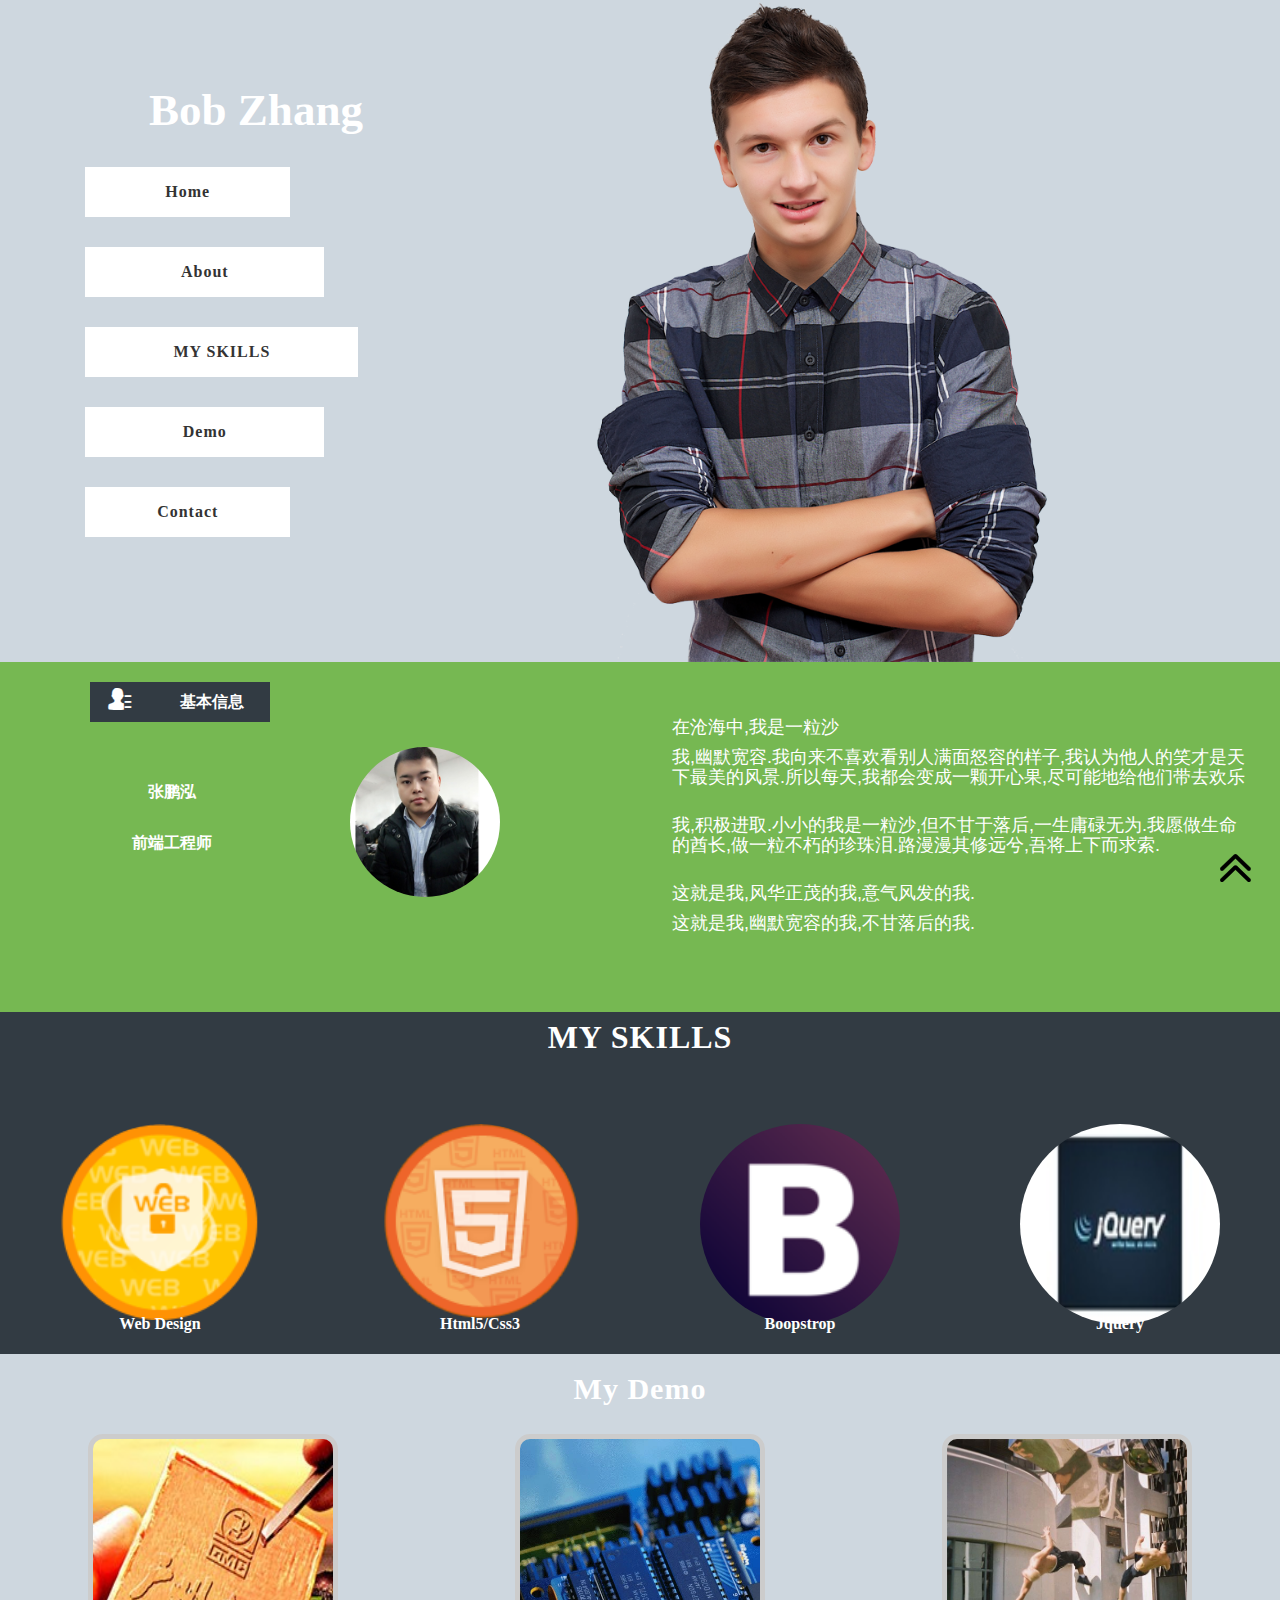
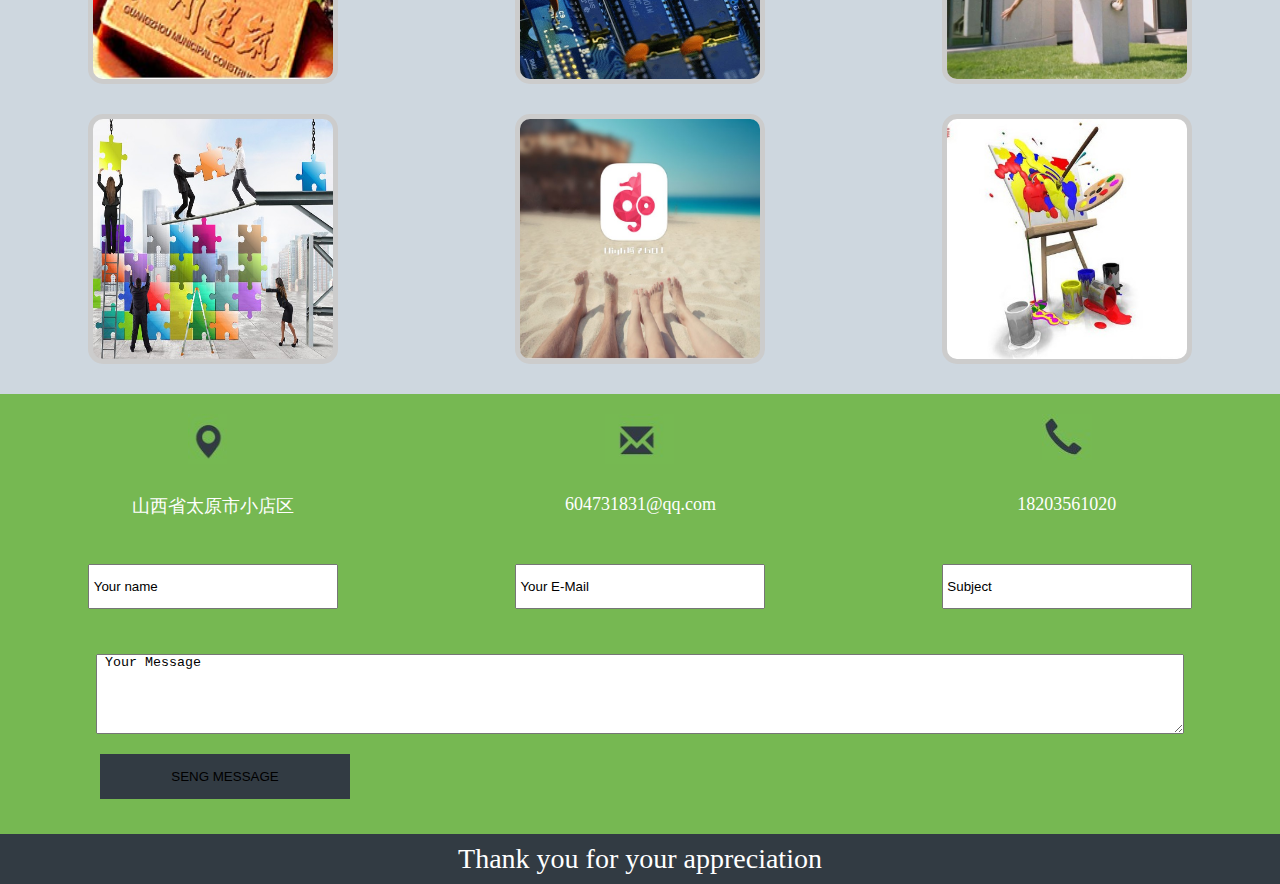
<file: index.html>
<!doctype html>
<html lang="en">
<head>
    <meta charset="UTF-8">
    <meta name="viewport" content="width=device-width, user-scalable=no, initial-scale=1.0, maximum-scale=1.0, minimum-scale=1.0">
    <title>Document</title>
    <link rel="stylesheet" href="css/index.css">
    <link rel="stylesheet" href="css/less.css">
    <link rel="stylesheet" type="text/css" href="css/font/iconfont.css">
    <link rel="stylesheet" href="font/iconfont.css">
    <script src="js/jquery.js"></script>
    <script src="js/jquery.validate.js"></script>
    <script src="js/messages_zh.js"></script>
    <script src="js/animate.js"></script>
    <script src="js/index.js"></script>

</head>

<style>
    .rings {
        /*text-align: center;*/
        width: 160px;
        height: 160px;
        display: -webkit-box;
        display: -webkit-flex;
        display: -ms-flexbox;
        display: flex;
        opacity: 0;
        -webkit-animation: fade-in 1s ease-in 1s forwards;
        animation: fade-in 1s ease-in 1s forwards;
        /*background: red;*/
        margin: 0 auto;
        margin-top: -70px;;
    }

    .ring-1 {
        width: 150px;
        height: 150px;
        border-top: 5px solid #1674BC;
        border-right: 5px solid #1674BC;
        border-bottom: 5px solid rgba(22, 116, 188, 0.3);
        border-left: 5px solid rgba(22, 116, 188, 0.3);
        border-radius: 50%;
        margin: auto;
        -webkit-animation: spin-left 5s infinite linear 0.5s;
        animation: spin-left 5s infinite linear 0.5s;
        /*background:black;*/
        margin-top: 30px;;
    }
    .ring-1 .ring-2 {
        width: 150px;
        height: 150px;
        border-top: 5px solid #00A396;
        border-right: 5px solid #00A396;
        border-bottom: 5px solid rgba(0, 163, 150, 0.3);
        border-left: 5px solid rgba(0, 163, 150, 0.3);
        border-radius: 50%;
        margin: auto;
        -webkit-animation: spin-right 4s infinite linear 0.7s;
        animation: spin-right 4s infinite linear 0.7s;
    }

    .ring-1 .ring-2 .ring-3 {
        width: 140px;
        height: 140px;
        border-top: 5px solid #81C540;
        border-right: 5px solid #81C540;
        border-bottom: 5px solid rgba(129, 197, 64, 0.3);
        border-left: 5px solid rgba(129, 197, 64, 0.3);
        border-radius: 50%;
        margin: auto;
        -webkit-animation: spin-right 3s infinite linear 0.9s;
        animation: spin-right 3s infinite linear 0.9s;

    }
    .mytouxiang .ring-4{
        width: 150px;
        height: 150px;
        background: #fff;
        background: url(img/1.jpg) no-repeat;
        background-size: cover;
        background-position: center;
        margin: 0 auto;
        margin-top: -130px;;
        border-radius: 50%;
    }

    @-webkit-keyframes spin-right {
        100% {
            -webkit-transform: rotate(360deg);
            transform: rotate(360deg);
        }
    }

    @keyframes spin-right {
        100% {
            -webkit-transform: rotate(360deg);
            transform: rotate(360deg);
        }
    }
    @-webkit-keyframes spin-left {
        100% {
            -webkit-transform: rotate(-360deg);
            transform: rotate(-360deg);
        }
    }
    @keyframes spin-left {
        100% {
            -webkit-transform: rotate(-360deg);
            transform: rotate(-360deg);
        }
    }
    @-webkit-keyframes fade-in {
        50%{
            opacity: .4;
        }
        100% {
            opacity: .7;
        }
    }
    @keyframes fade-in {
        50%{
            opacity: .4;
        }
        100% {
            opacity: .7;
        }
    }

</style>
<body>
<div class="container-fluid ">
    <div class="row">
        <div class= "scrool banner col-l-12 col-m-12 col-s-12 " id="banner">
            <div class="container-fluid ">
                <div class="row">
                    <div class="col-l-4 col-m-4 col-s-hide">
                        <ul class="jieshao">
                            <li>
                                <span href="" class="dh1">Bob Zhang</span>
                            </li>
                            <li>
                                <a class="dh">Home</a>
                            </li>
                            <li>
                                <a class="dh">About</a>
                            </li>
                            <li>
                                <!--<a href="" class="dh">MY SKILLS</a>-->
                                <a class="dh">MY SKILLS</a>
                            </li>
                            <li>
                                <!--<a href="" class="dh"></a>-->
                                <a class="dh">Demo</a>
                            </li>
                            <li>
                                <!--<a href="" class="dh"></a>-->
                                <a class="dh">Contact</a>
                            </li>

                        </ul>
                    </div>
                    <div class="right col-l-8 col-m-8 col-s-12">
                        <div class="touxiang">
                            <div class="stou col-l-hide col-m-hide">Bob Zhang</div>
                            <div class="xdh">
                                <a href="#banner">Home</a>
                                <a href="#about">About</a>
                                <a href="#sanping">MY SKILLS</a>
                                <a href="#demo">Demo</a>
                                <a href="#liu">Contact</a>
                            </div>

                            <div class="tubiao col-l-hide col-m-hide">
                            </div>

                            <a class="dw iconfont icon-icon-double-arrow-up1" style="font-size: 35px;"></a>


                        </div>

                    </div>

                </div>
            </div>
        </div>
    </div>

    <!--二屏幕-->
    <!--高 250-->
    <div class="container-fluid">
        <div class="row" >
            <div class="col-l-12 xiugai">

                <div class="scrool container-fluid">
                    <div class="row" >

                        <div class="er-le col-l-6 col-m-6 col-s-12">
                            <p>
                                <span class="tubiao iconfont icon-unie617"></span>
                                <span class="tubiao2">基本信息</span>

                            </p>
                            <div class="myjieshao">
                               <span>张鹏泓</span>
                                <span>前端工程师</span>

                            </div>

                            <div class="mytouxiang" >
                                <div class='rings'>
                                    <div class='ring-1'>
                                        <div class='ring-2'></div>
                                    </div>
                                </div>
                                <div class="ring-4"></div>

                            </div>



                        </div>
                        <div class="er-ri col-l-6 col-m-6 col-s-12">
                            <div class="er-nei">
                                <div style="width:100%;height:45px;"></div>
                                <p>在沧海中,我是一粒沙</p>
                                <p> 我,幽默宽容.我向来不喜欢看别人满面怒容的样子,我认为他人的笑才是天下最美的风景.所以每天,我都会变成一颗开心果,尽可能地给他们带去欢乐</p>  <br>
                                <p>我,积极进取.小小的我是一粒沙,但不甘于落后,一生庸碌无为.我愿做生命的酋长,做一粒不朽的珍珠泪.路漫漫其修远兮,吾将上下而求索.</p>
                                <br>
                                <p>这就是我,风华正茂的我,意气风发的我.</p>

                                <p>这就是我,幽默宽容的我,不甘落后的我.</p>
                                <p></p>

                            </div>

                        </div>
                    </div>
                </div>

            </div>

        </div>
    </div>


    <!--三屏-->
    <!--高350px-->
    <div class="scrool container-fluid">
        <div class="row">
            <div class="scrool san col-l-12" id="sanping">
                <div class="skills">MY SKILLS</div>
                <div class="jineng">
                    <div class="container-fluid">
                        <div class="row">
                            <div class="jnone col-l-3 col-m-6 col-s-12">
                                <div class="jnone-1">Web Design</div>
                            </div>
                            <div class="jnone col-l-3  col-m-6 col-s-12">
                                <div class="jnone-2">Html5/Css3</div>
                            </div>
                            <div class="jnone col-l-3  col-m-6 col-s-12">
                                <div class="jnone-3">Boopstrop</div>
                            </div>
                            <div class="jnone col-l-3  col-m-6 col-s-12">
                                <div class="jnone-4">Jquery</div>
                            </div>
                        </div>
                    </div>
                </div>
                <div class="jner"></div>
            </div>
        </div>
    </div>


    <!--四屏-->
    <!--1.高200 2.3.4高 250 5.高50-->
    <div class="si " id="demo">
        <div class="zp">My Demo</div>
    <div class=" container-fluid">
        <div class="row">
            <div class=" zuopin col-l-4 col-m-6 col-s-12">
                <div class="zp4">
                    <a href="http://www.gzmcg.com/">广州建筑</a>
                </div>
            </div>
            <div class=" zuopin col-l-4 col-m-6 col-s-12">
                <div class="zp1">
                    <a href="http://bobzph.duapp.com/phpcms/index.php">
                        黑龙江佰嘉
                    </a>
                </div>
            </div>
            <div class="zuopin col-l-4 col-m-6 col-s-12">
                <div class="zp3">
                    <a href="https://bobzph.github.io/pkgame/">超级跑酷</a>
                </div>
            </div>
            <div class="zuopin col-l-4 col-m-6 col-s-12">
                <div class="zp8">
                    <a href="http://www.jcrz.cn/">晋城融资网</a>
                </div>
            </div>
            <div class=" zuopin col-l-4 col-m-6 col-s-12">
                <div class="zp6">
                    <a href="https://bobzph.github.io/lvapp/">旅游APP</a>
                </div>
            </div>
            <div class=" zuopin col-l-4 col-m-6 col-s-12">
                <div class="scrool zp5">
                    <a href="https://bobzph.github.io/canvashuaban/">H5 画板</a>
                </div>
            </div>


        </div>
    </div>
        <div class="db"></div>
    </div>


<div class="liu" id="liu">
    <div class="container-fluid">
        <div class="row ">
            <div class="liu1 col-l-12"></div>
            <div class="liu2 col-l-4 ">
                <div>
                    <div class="dizhi"></div>
                    <div class="didian">山西省太原市小店区</div>
                </div>
            </div>
            <div class="liu2 col-l-4 ">
                <div class="youxiang">
                </div>
                <div class="qqyx">
                    604731831@qq.com
                </div>
            </div>
            <div class="liu2 col-l-4 ">
                <div class="dianhua"></div>
                <div class="Dhua">
                    18203561020
                </div>
            </div>
            <form action="" name="form" class="form liu3 col-l-12">
                <div class="container-fluid">
                    <div class="row">
                        <div class="youname col-l-4 col-s-12 col-m-12">
                            <input type="text" value=" Your name" class="name" name="name" users="true">
                            <label for=""></label>
                        </div>
                        <div class="youem col-l-4 col-s-12 col-m-12">
                            <input type="text" value=" Your E-Mail" class="email" name="email" ><label for=""></label>
                        </div>
                        <div class="younumber col-l-4 col-s-12 col-m-12">
                            <input type="text" value=" Subject" class="number" name="number"><label for=""></label>
                        </div>
                        <div class="liuyan col-l-12 col-m-12 col-s-12">
                            <textarea name="" id="" cols="30" rows="10" value="111"class="mess" name="neirong"> Your Message
                </textarea>
                        </div>
                        <div class=" tijiao col-l-12 col-m-12 col-s-12">
                            <input type="submit" class="tijiao1" value="SENG MESSAGE" >
                        </div>
                    </div>
                </div>
                    

            </form>


        </div>


        </div>
    </div>
</div>
    <div class=" scrool dibu">
        Thank you for your appreciation
    </div>

</div>

</body>
<script>

//    我,隐藏在茫茫人海中.我既没有柔美的身段,也没有亮丽的双眸<br>  但我有进取的心,有似水的梦怀,有崇高的理想,我坚信腹有诗书气自华.
//            我,不愿随波逐流.在《未选择的路》中弗罗斯特曾写过：“黄色的树林里分出两条路,可惜我不能同时去涉足.”“而我选择了人迹更少的一条,从此决定了我一生的道路.”只融于大众的我便成为了实实在在的平凡人.我不愿去走别人庸俗的老路,去过跟别人同样庸俗的生活.在偷觑他人的同时,也否定了自己.
//            我,不愿随波逐流.在《未选择的路》中弗罗斯特曾写过：“黄色的树林里分出两条路,可惜我不能同时去涉足.”“而我选择了人迹更少的一条,从此决定了我一生的道路.”只融于大众的我便成为了实实在在的平凡人.我不愿去走别人庸俗的老路,去过跟别人同样庸俗的生活.在偷觑他人的同时,也否定了自己.
//            我,幽默宽容.我向来不喜欢看别人满面怒容的样子,我认为他人的笑才是天下最美的风景.所以每天,我都会变成一颗开心果,尽可能地给他们带去欢乐.“比大地宽阔的是海洋,比海洋宽阔的是天空,比天空宽阔的是人的心灵.”宽容使狭隘的胸怀容纳百川,所以对待别人的过失,我都付笑谈中.
//            我,要做自己.齐白石老先生曾说过；“学我者生,似我者死.”走不出前人的框架,自然也就不会有自己的天地.当流行泡沫小说时,我感觉那时在浪费时间,当流行网络游戏时,我感觉那是在虚度青春.要做自己,看清真实的我,拿出十二分的信心,告诉自己：“我就是我,凭什么跟他一样?!”抛掉那些人为的浮华雕饰,亮出自己的王牌,追求自己的个性,做我自己,最好!
//            我,积极进取.小小的我是一粒沙,但不甘于落后,一生庸碌无为.我愿做生命的酋长,做一粒不朽的珍珠泪.路漫漫其修远兮,吾将上下而求索.我渴望朝向艺术之塔,文化之巅,事业之厦,庆功之缘,不负这繁花似锦的时代,留一行扎实稳健的足迹,把美和爱洒向人间……
//    这就是我,风华正茂的我,意气风发的我.
//            这就是我,幽默宽容的我,不甘落后的我.









</script>
</html>
</file>
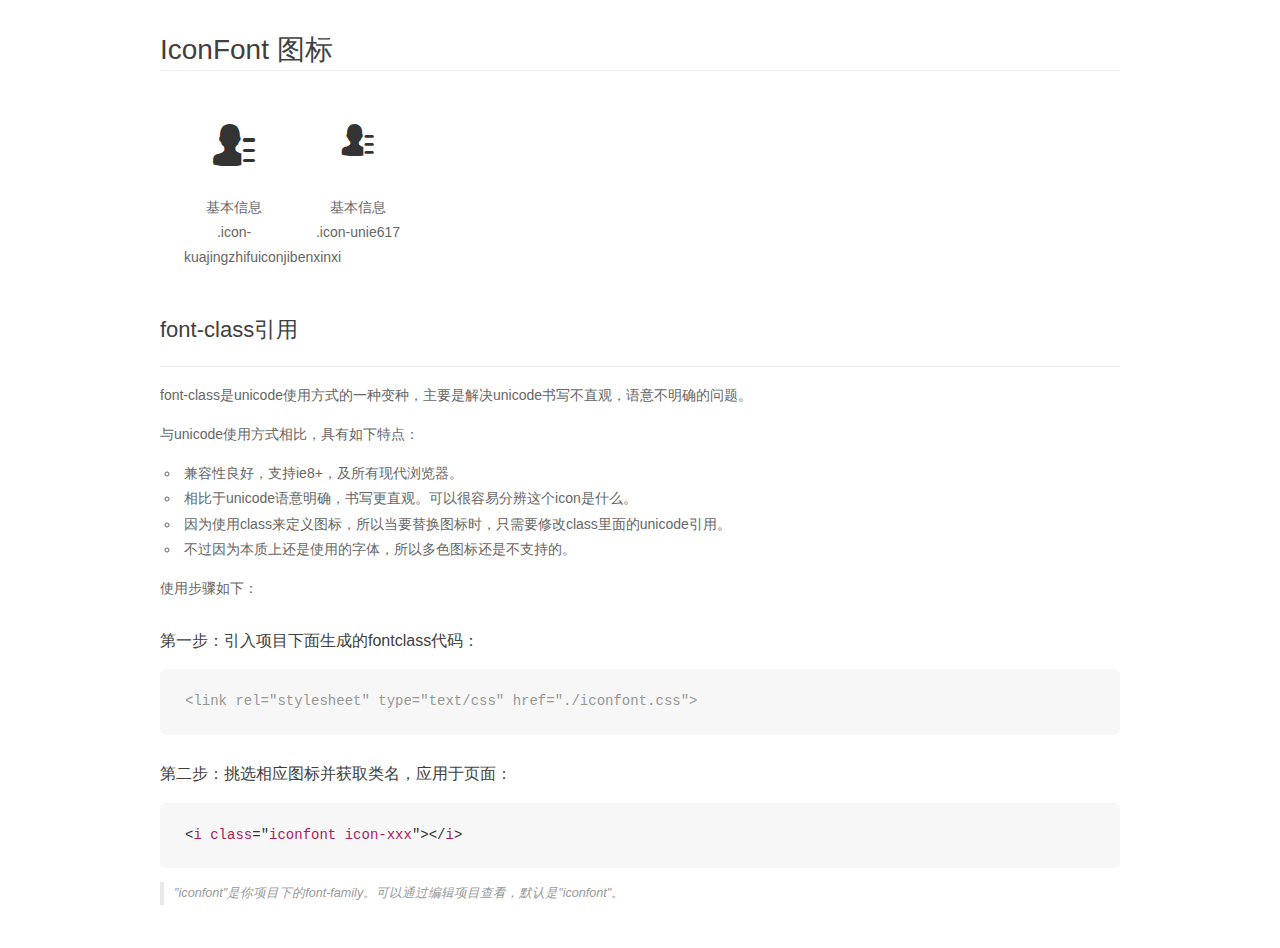
<file: font/demo_fontclass.html>
<!DOCTYPE html>
<html>
<head>
    <meta charset="utf-8"/>
    <title>IconFont</title>
    <link rel="stylesheet" href="demo.css">
    <link rel="stylesheet" href="iconfont.css">
</head>
<body>
    <div class="main markdown">
        <h1>IconFont 图标</h1>
        <ul class="icon_lists clear">
            
                <li>
                <i class="icon iconfont icon-kuajingzhifuiconjibenxinxi"></i>
                    <div class="name">基本信息</div>
                    <div class="fontclass">.icon-kuajingzhifuiconjibenxinxi</div>
                </li>
            
                <li>
                <i class="icon iconfont icon-unie617"></i>
                    <div class="name">基本信息</div>
                    <div class="fontclass">.icon-unie617</div>
                </li>
            
        </ul>

        <h2 id="font-class-">font-class引用</h2>
        <hr>

        <p>font-class是unicode使用方式的一种变种，主要是解决unicode书写不直观，语意不明确的问题。</p>
        <p>与unicode使用方式相比，具有如下特点：</p>
        <ul>
        <li>兼容性良好，支持ie8+，及所有现代浏览器。</li>
        <li>相比于unicode语意明确，书写更直观。可以很容易分辨这个icon是什么。</li>
        <li>因为使用class来定义图标，所以当要替换图标时，只需要修改class里面的unicode引用。</li>
        <li>不过因为本质上还是使用的字体，所以多色图标还是不支持的。</li>
        </ul>
        <p>使用步骤如下：</p>
        <h3 id="-fontclass-">第一步：引入项目下面生成的fontclass代码：</h3>


        <pre><code class="lang-js hljs javascript"><span class="hljs-comment">&lt;link rel="stylesheet" type="text/css" href="./iconfont.css"&gt;</span></code></pre>
        <h3 id="-">第二步：挑选相应图标并获取类名，应用于页面：</h3>
        <pre><code class="lang-css hljs">&lt;<span class="hljs-selector-tag">i</span> <span class="hljs-selector-tag">class</span>="<span class="hljs-selector-tag">iconfont</span> <span class="hljs-selector-tag">icon-xxx</span>"&gt;&lt;/<span class="hljs-selector-tag">i</span>&gt;</code></pre>
        <blockquote>
        <p>"iconfont"是你项目下的font-family。可以通过编辑项目查看，默认是"iconfont"。</p>
        </blockquote>
    </div>
</body>
</html>
</file>
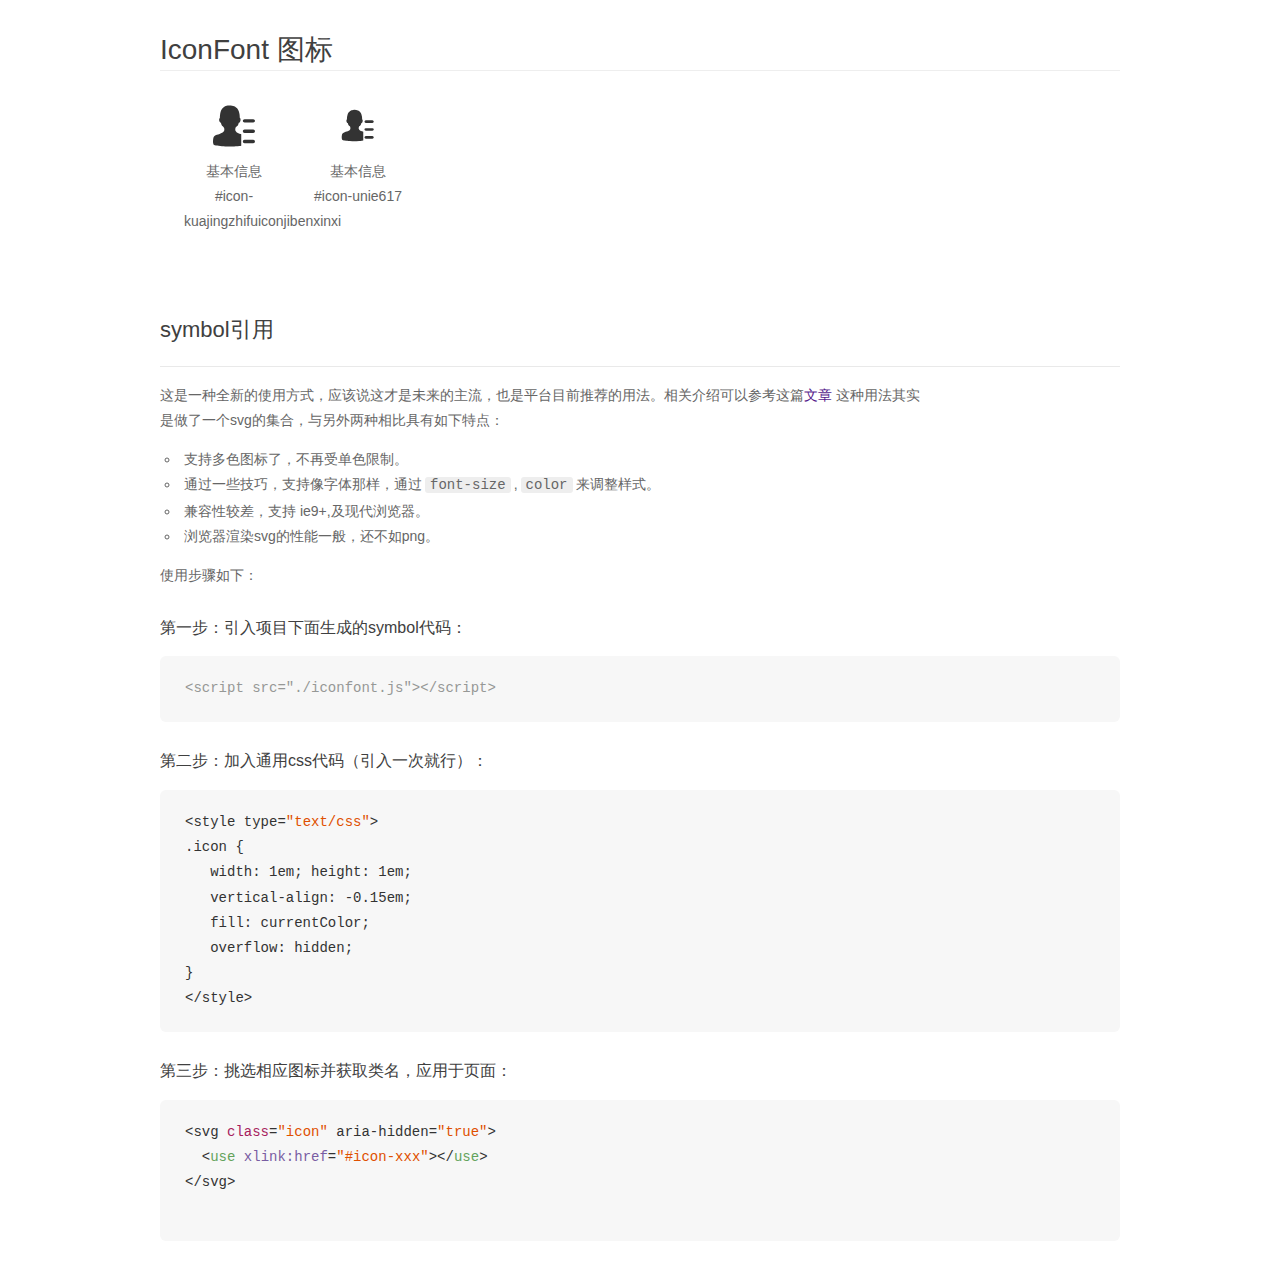
<file: font/demo_symbol.html>
<!DOCTYPE html>
<html>
<head>
    <meta charset="utf-8"/>
    <title>IconFont</title>
    <link rel="stylesheet" href="demo.css">
    <script src="iconfont.js"></script>

    <style type="text/css">
        .icon {
          /* 通过设置 font-size 来改变图标大小 */
          width: 1em; height: 1em;
          /* 图标和文字相邻时，垂直对齐 */
          vertical-align: -0.15em;
          /* 通过设置 color 来改变 SVG 的颜色/fill */
          fill: currentColor;
          /* path 和 stroke 溢出 viewBox 部分在 IE 下会显示
             normalize.css 中也包含这行 */
          overflow: hidden;
        }

    </style>
</head>
<body>
    <div class="main markdown">
        <h1>IconFont 图标</h1>
        <ul class="icon_lists clear">
            
                <li>
                    <svg class="icon" aria-hidden="true">
                        <use xlink:href="#icon-kuajingzhifuiconjibenxinxi"></use>
                    </svg>
                    <div class="name">基本信息</div>
                    <div class="fontclass">#icon-kuajingzhifuiconjibenxinxi</div>
                </li>
            
                <li>
                    <svg class="icon" aria-hidden="true">
                        <use xlink:href="#icon-unie617"></use>
                    </svg>
                    <div class="name">基本信息</div>
                    <div class="fontclass">#icon-unie617</div>
                </li>
            
        </ul>


        <h2 id="symbol-">symbol引用</h2>
        <hr>

        <p>这是一种全新的使用方式，应该说这才是未来的主流，也是平台目前推荐的用法。相关介绍可以参考这篇<a href="">文章</a>
        这种用法其实是做了一个svg的集合，与另外两种相比具有如下特点：</p>
        <ul>
          <li>支持多色图标了，不再受单色限制。</li>
          <li>通过一些技巧，支持像字体那样，通过<code>font-size</code>,<code>color</code>来调整样式。</li>
          <li>兼容性较差，支持 ie9+,及现代浏览器。</li>
          <li>浏览器渲染svg的性能一般，还不如png。</li>
        </ul>
        <p>使用步骤如下：</p>
        <h3 id="-symbol-">第一步：引入项目下面生成的symbol代码：</h3>
        <pre><code class="lang-js hljs javascript"><span class="hljs-comment">&lt;script src="./iconfont.js"&gt;&lt;/script&gt;</span></code></pre>
        <h3 id="-css-">第二步：加入通用css代码（引入一次就行）：</h3>
        <pre><code class="lang-js hljs javascript">&lt;style type=<span class="hljs-string">"text/css"</span>&gt;
.icon {
   width: <span class="hljs-number">1</span>em; height: <span class="hljs-number">1</span>em;
   vertical-align: <span class="hljs-number">-0.15</span>em;
   fill: currentColor;
   overflow: hidden;
}
&lt;<span class="hljs-regexp">/style&gt;</span></code></pre>
        <h3 id="-">第三步：挑选相应图标并获取类名，应用于页面：</h3>
        <pre><code class="lang-js hljs javascript">&lt;svg <span class="hljs-class"><span class="hljs-keyword">class</span></span>=<span class="hljs-string">"icon"</span> aria-hidden=<span class="hljs-string">"true"</span>&gt;<span class="xml"><span class="hljs-tag">
  &lt;<span class="hljs-name">use</span> <span class="hljs-attr">xlink:href</span>=<span class="hljs-string">"#icon-xxx"</span>&gt;</span><span class="hljs-tag">&lt;/<span class="hljs-name">use</span>&gt;</span>
</span>&lt;<span class="hljs-regexp">/svg&gt;
        </span></code></pre>
    </div>
</body>
</html>
</file>
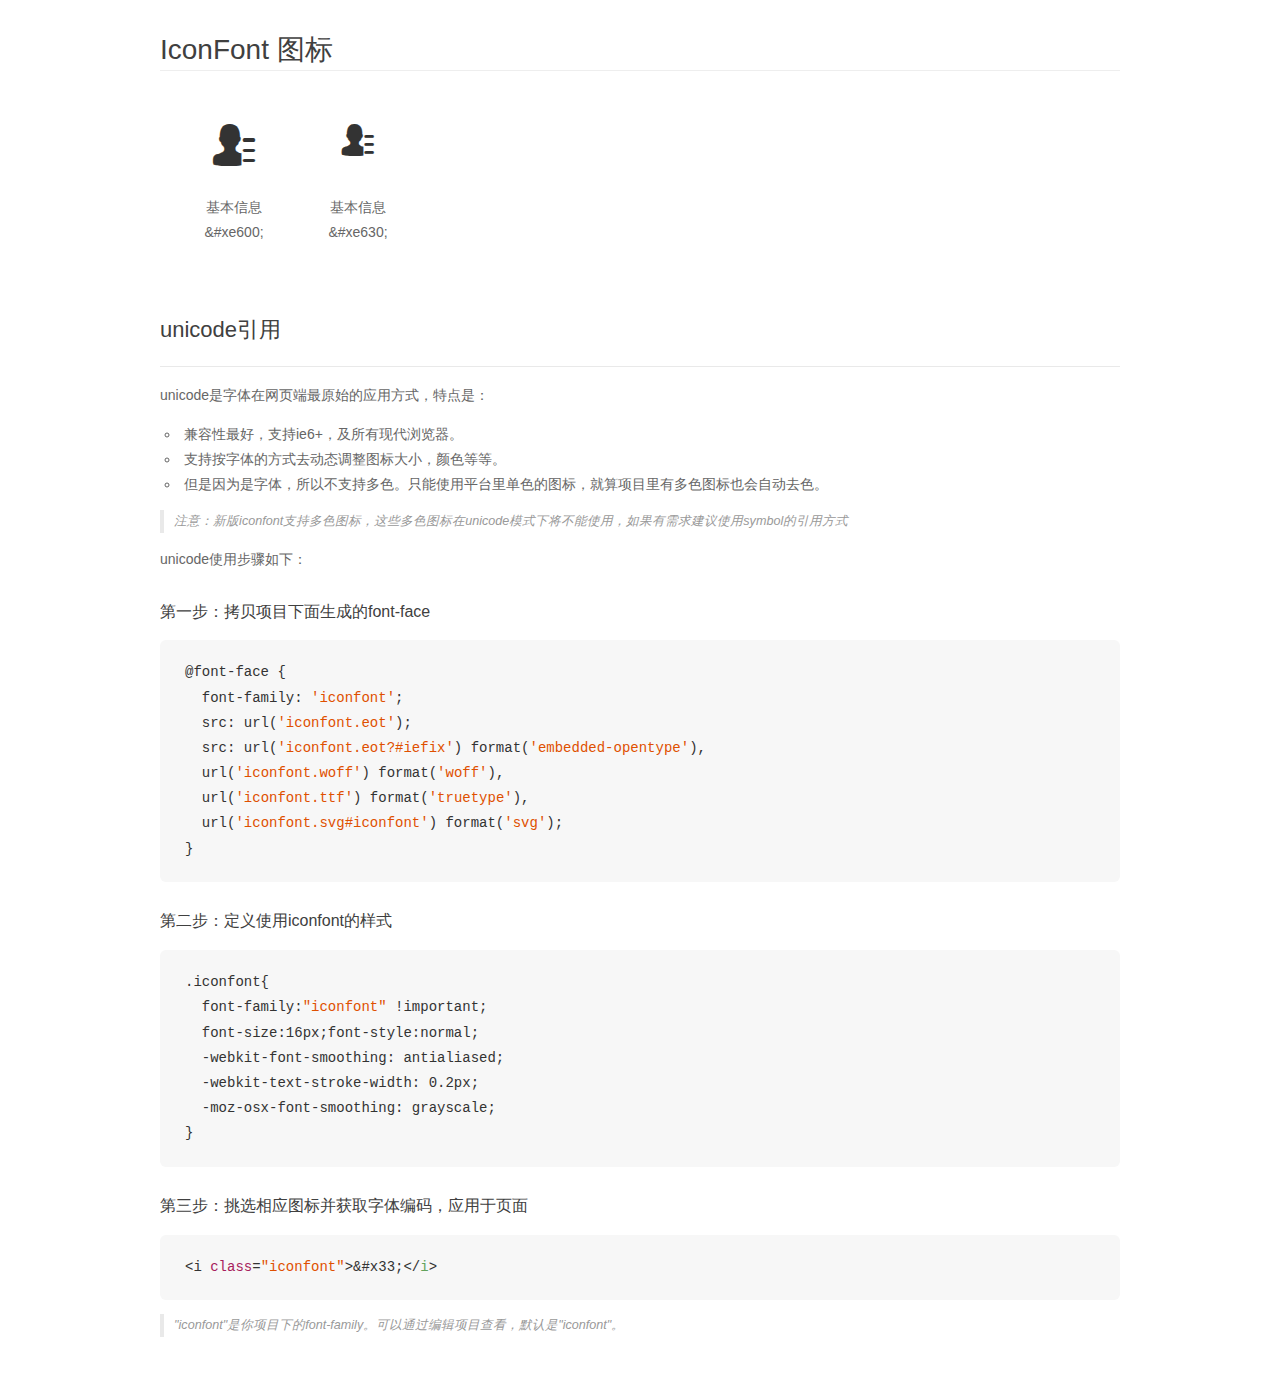
<file: font/demo_unicode.html>
<!DOCTYPE html>
<html>
<head>
    <meta charset="utf-8"/>
    <title>IconFont</title>
    <link rel="stylesheet" href="demo.css">

    <style type="text/css">

        @font-face {font-family: "iconfont";
          src: url('iconfont.eot'); /* IE9*/
          src: url('iconfont.eot#iefix') format('embedded-opentype'), /* IE6-IE8 */
          url('iconfont.woff') format('woff'), /* chrome, firefox */
          url('iconfont.ttf') format('truetype'), /* chrome, firefox, opera, Safari, Android, iOS 4.2+*/
          url('iconfont.svg#iconfont') format('svg'); /* iOS 4.1- */
        }

        .iconfont {
          font-family:"iconfont" !important;
          font-size:16px;
          font-style:normal;
          -webkit-font-smoothing: antialiased;
          -webkit-text-stroke-width: 0.2px;
          -moz-osx-font-smoothing: grayscale;
        }

    </style>
</head>
<body>
    <div class="main markdown">
        <h1>IconFont 图标</h1>
        <ul class="icon_lists clear">
            
                <li>
                <i class="icon iconfont">&#xe600;</i>
                    <div class="name">基本信息</div>
                    <div class="code">&amp;#xe600;</div>
                </li>
            
                <li>
                <i class="icon iconfont">&#xe630;</i>
                    <div class="name">基本信息</div>
                    <div class="code">&amp;#xe630;</div>
                </li>
            
        </ul>
        <h2 id="unicode-">unicode引用</h2>
        <hr>

        <p>unicode是字体在网页端最原始的应用方式，特点是：</p>
        <ul>
        <li>兼容性最好，支持ie6+，及所有现代浏览器。</li>
        <li>支持按字体的方式去动态调整图标大小，颜色等等。</li>
        <li>但是因为是字体，所以不支持多色。只能使用平台里单色的图标，就算项目里有多色图标也会自动去色。</li>
        </ul>
        <blockquote>
        <p>注意：新版iconfont支持多色图标，这些多色图标在unicode模式下将不能使用，如果有需求建议使用symbol的引用方式</p>
        </blockquote>
        <p>unicode使用步骤如下：</p>
        <h3 id="-font-face">第一步：拷贝项目下面生成的font-face</h3>
        <pre><code class="lang-js hljs javascript">@font-face {
  font-family: <span class="hljs-string">'iconfont'</span>;
  src: url(<span class="hljs-string">'iconfont.eot'</span>);
  src: url(<span class="hljs-string">'iconfont.eot?#iefix'</span>) format(<span class="hljs-string">'embedded-opentype'</span>),
  url(<span class="hljs-string">'iconfont.woff'</span>) format(<span class="hljs-string">'woff'</span>),
  url(<span class="hljs-string">'iconfont.ttf'</span>) format(<span class="hljs-string">'truetype'</span>),
  url(<span class="hljs-string">'iconfont.svg#iconfont'</span>) format(<span class="hljs-string">'svg'</span>);
}
</code></pre>
        <h3 id="-iconfont-">第二步：定义使用iconfont的样式</h3>
        <pre><code class="lang-js hljs javascript">.iconfont{
  font-family:<span class="hljs-string">"iconfont"</span> !important;
  font-size:<span class="hljs-number">16</span>px;font-style:normal;
  -webkit-font-smoothing: antialiased;
  -webkit-text-stroke-width: <span class="hljs-number">0.2</span>px;
  -moz-osx-font-smoothing: grayscale;
}
</code></pre>
        <h3 id="-">第三步：挑选相应图标并获取字体编码，应用于页面</h3>
        <pre><code class="lang-js hljs javascript">&lt;i <span class="hljs-class"><span class="hljs-keyword">class</span></span>=<span class="hljs-string">"iconfont"</span>&gt;&amp;#x33;<span class="xml"><span class="hljs-tag">&lt;/<span class="hljs-name">i</span>&gt;</span></span></code></pre>

        <blockquote>
        <p>"iconfont"是你项目下的font-family。可以通过编辑项目查看，默认是"iconfont"。</p>
        </blockquote>
    </div>


</body>
</html>
</file>
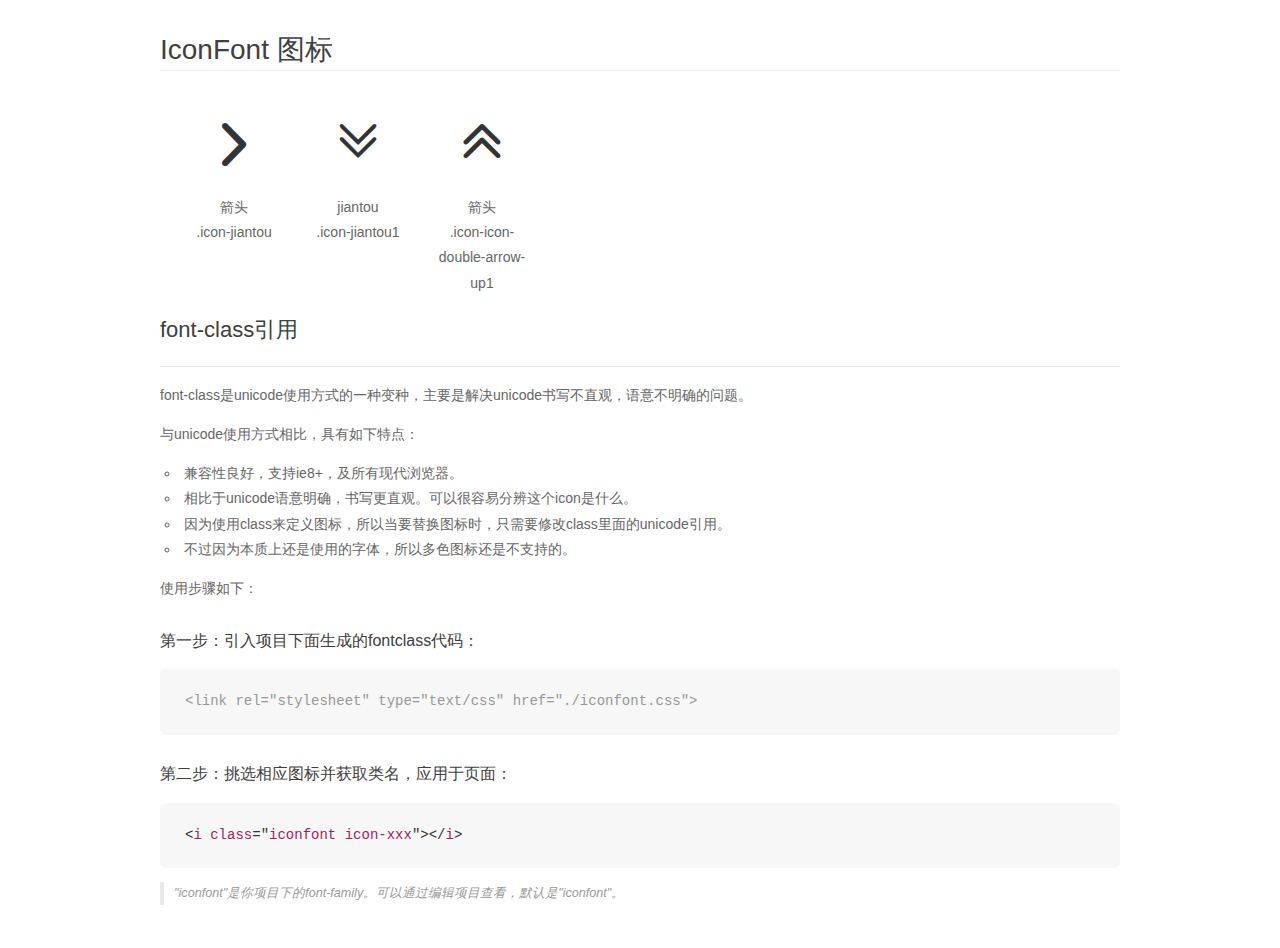
<file: css/font/demo_fontclass.html>
<!DOCTYPE html>
<html>
<head>
    <meta charset="utf-8"/>
    <title>IconFont</title>
    <link rel="stylesheet" href="demo.css">
    <link rel="stylesheet" href="iconfont.css">
</head>
<body>
    <div class="main markdown">
        <h1>IconFont 图标</h1>
        <ul class="icon_lists clear">
            
                <li>
                <i class="icon iconfont icon-jiantou"></i>
                    <div class="name">箭头</div>
                    <div class="fontclass">.icon-jiantou</div>
                </li>
            
                <li>
                <i class="icon iconfont icon-jiantou1"></i>
                    <div class="name">jiantou</div>
                    <div class="fontclass">.icon-jiantou1</div>
                </li>
            
                <li>
                <i class="icon iconfont icon-icon-double-arrow-up1"></i>
                    <div class="name">箭头</div>
                    <div class="fontclass">.icon-icon-double-arrow-up1</div>
                </li>
            
        </ul>

        <h2 id="font-class-">font-class引用</h2>
        <hr>

        <p>font-class是unicode使用方式的一种变种，主要是解决unicode书写不直观，语意不明确的问题。</p>
        <p>与unicode使用方式相比，具有如下特点：</p>
        <ul>
        <li>兼容性良好，支持ie8+，及所有现代浏览器。</li>
        <li>相比于unicode语意明确，书写更直观。可以很容易分辨这个icon是什么。</li>
        <li>因为使用class来定义图标，所以当要替换图标时，只需要修改class里面的unicode引用。</li>
        <li>不过因为本质上还是使用的字体，所以多色图标还是不支持的。</li>
        </ul>
        <p>使用步骤如下：</p>
        <h3 id="-fontclass-">第一步：引入项目下面生成的fontclass代码：</h3>


        <pre><code class="lang-js hljs javascript"><span class="hljs-comment">&lt;link rel="stylesheet" type="text/css" href="./iconfont.css"&gt;</span></code></pre>
        <h3 id="-">第二步：挑选相应图标并获取类名，应用于页面：</h3>
        <pre><code class="lang-css hljs">&lt;<span class="hljs-selector-tag">i</span> <span class="hljs-selector-tag">class</span>="<span class="hljs-selector-tag">iconfont</span> <span class="hljs-selector-tag">icon-xxx</span>"&gt;&lt;/<span class="hljs-selector-tag">i</span>&gt;</code></pre>
        <blockquote>
        <p>"iconfont"是你项目下的font-family。可以通过编辑项目查看，默认是"iconfont"。</p>
        </blockquote>
    </div>
</body>
</html>
</file>
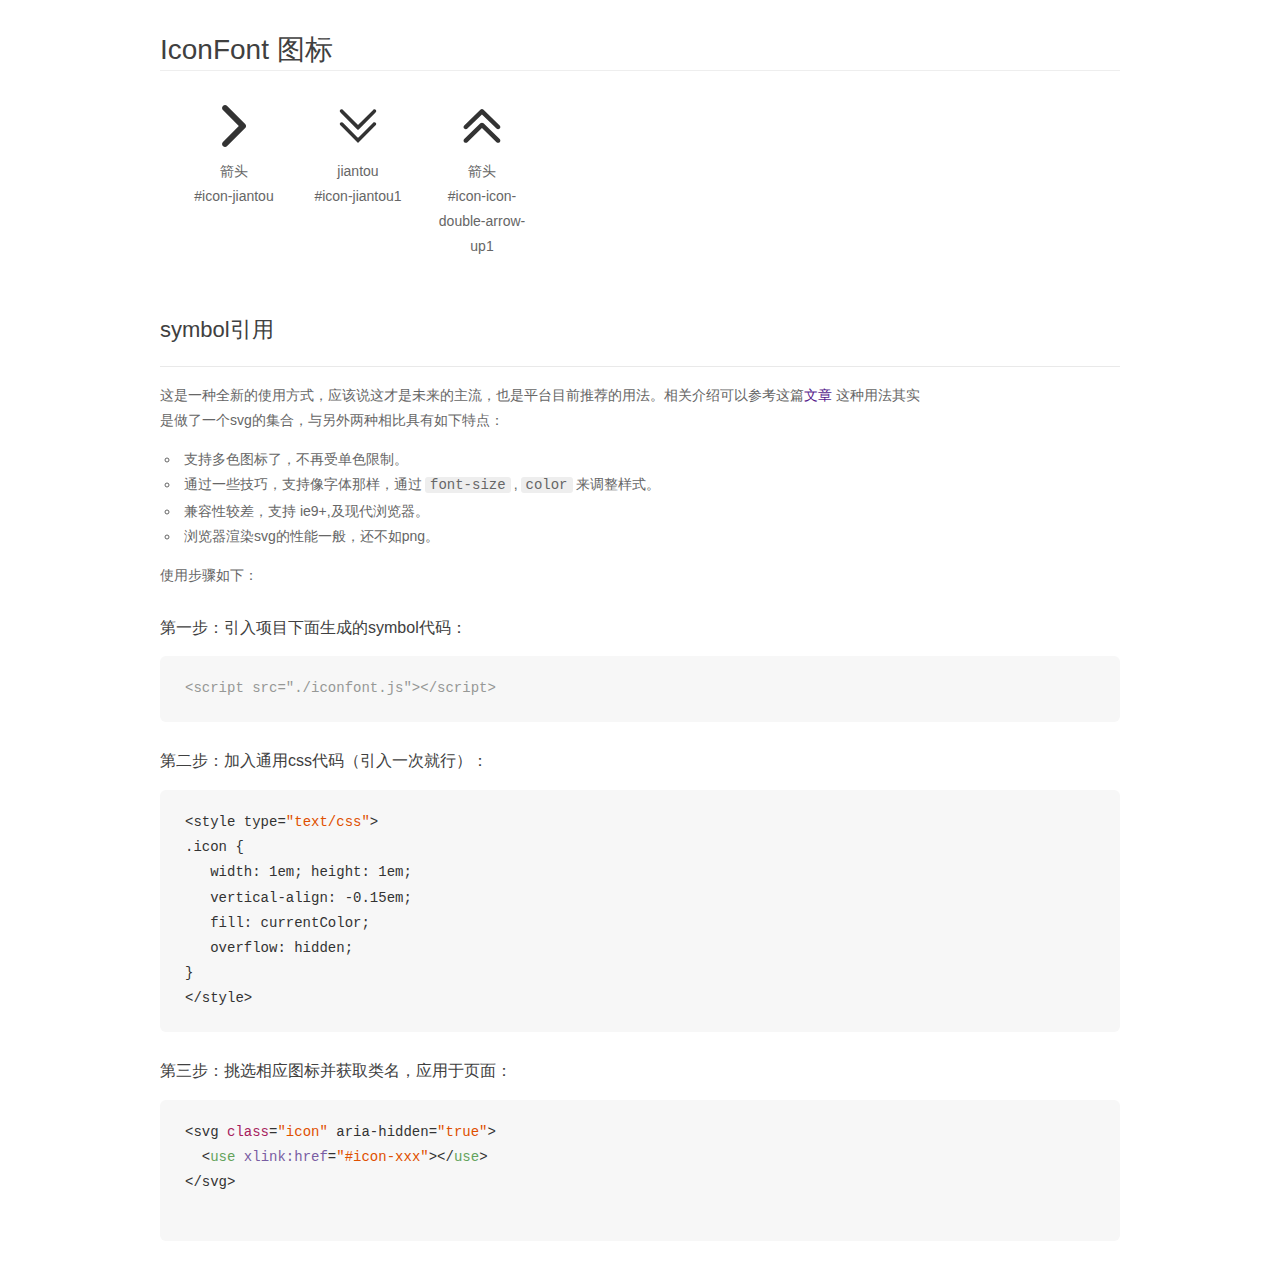
<file: css/font/demo_symbol.html>
<!DOCTYPE html>
<html>
<head>
    <meta charset="utf-8"/>
    <title>IconFont</title>
    <link rel="stylesheet" href="demo.css">
    <script src="iconfont.js"></script>

    <style type="text/css">
        .icon {
          /* 通过设置 font-size 来改变图标大小 */
          width: 1em; height: 1em;
          /* 图标和文字相邻时，垂直对齐 */
          vertical-align: -0.15em;
          /* 通过设置 color 来改变 SVG 的颜色/fill */
          fill: currentColor;
          /* path 和 stroke 溢出 viewBox 部分在 IE 下会显示
             normalize.css 中也包含这行 */
          overflow: hidden;
        }

    </style>
</head>
<body>
    <div class="main markdown">
        <h1>IconFont 图标</h1>
        <ul class="icon_lists clear">
            
                <li>
                    <svg class="icon" aria-hidden="true">
                        <use xlink:href="#icon-jiantou"></use>
                    </svg>
                    <div class="name">箭头</div>
                    <div class="fontclass">#icon-jiantou</div>
                </li>
            
                <li>
                    <svg class="icon" aria-hidden="true">
                        <use xlink:href="#icon-jiantou1"></use>
                    </svg>
                    <div class="name">jiantou</div>
                    <div class="fontclass">#icon-jiantou1</div>
                </li>
            
                <li>
                    <svg class="icon" aria-hidden="true">
                        <use xlink:href="#icon-icon-double-arrow-up1"></use>
                    </svg>
                    <div class="name">箭头</div>
                    <div class="fontclass">#icon-icon-double-arrow-up1</div>
                </li>
            
        </ul>


        <h2 id="symbol-">symbol引用</h2>
        <hr>

        <p>这是一种全新的使用方式，应该说这才是未来的主流，也是平台目前推荐的用法。相关介绍可以参考这篇<a href="">文章</a>
        这种用法其实是做了一个svg的集合，与另外两种相比具有如下特点：</p>
        <ul>
          <li>支持多色图标了，不再受单色限制。</li>
          <li>通过一些技巧，支持像字体那样，通过<code>font-size</code>,<code>color</code>来调整样式。</li>
          <li>兼容性较差，支持 ie9+,及现代浏览器。</li>
          <li>浏览器渲染svg的性能一般，还不如png。</li>
        </ul>
        <p>使用步骤如下：</p>
        <h3 id="-symbol-">第一步：引入项目下面生成的symbol代码：</h3>
        <pre><code class="lang-js hljs javascript"><span class="hljs-comment">&lt;script src="./iconfont.js"&gt;&lt;/script&gt;</span></code></pre>
        <h3 id="-css-">第二步：加入通用css代码（引入一次就行）：</h3>
        <pre><code class="lang-js hljs javascript">&lt;style type=<span class="hljs-string">"text/css"</span>&gt;
.icon {
   width: <span class="hljs-number">1</span>em; height: <span class="hljs-number">1</span>em;
   vertical-align: <span class="hljs-number">-0.15</span>em;
   fill: currentColor;
   overflow: hidden;
}
&lt;<span class="hljs-regexp">/style&gt;</span></code></pre>
        <h3 id="-">第三步：挑选相应图标并获取类名，应用于页面：</h3>
        <pre><code class="lang-js hljs javascript">&lt;svg <span class="hljs-class"><span class="hljs-keyword">class</span></span>=<span class="hljs-string">"icon"</span> aria-hidden=<span class="hljs-string">"true"</span>&gt;<span class="xml"><span class="hljs-tag">
  &lt;<span class="hljs-name">use</span> <span class="hljs-attr">xlink:href</span>=<span class="hljs-string">"#icon-xxx"</span>&gt;</span><span class="hljs-tag">&lt;/<span class="hljs-name">use</span>&gt;</span>
</span>&lt;<span class="hljs-regexp">/svg&gt;
        </span></code></pre>
    </div>
</body>
</html>
</file>
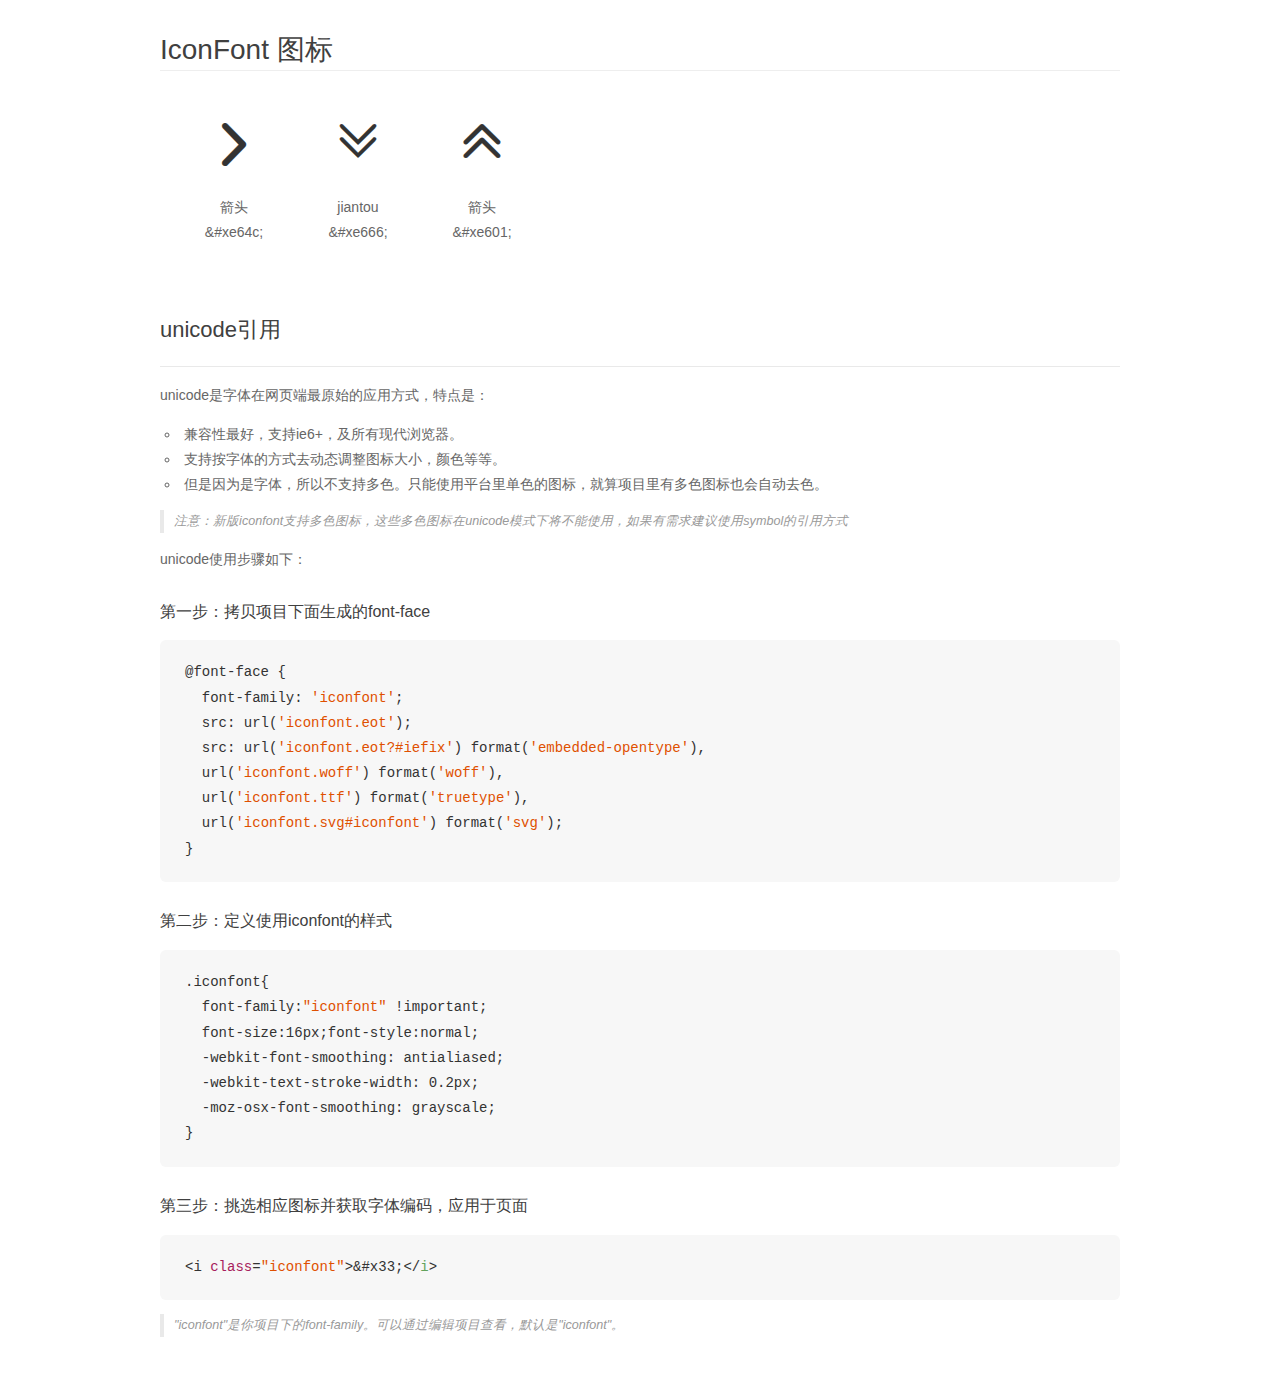
<file: css/font/demo_unicode.html>
<!DOCTYPE html>
<html>
<head>
    <meta charset="utf-8"/>
    <title>IconFont</title>
    <link rel="stylesheet" href="demo.css">

    <style type="text/css">

        @font-face {font-family: "iconfont";
          src: url('iconfont.eot'); /* IE9*/
          src: url('iconfont.eot#iefix') format('embedded-opentype'), /* IE6-IE8 */
          url('iconfont.woff') format('woff'), /* chrome, firefox */
          url('iconfont.ttf') format('truetype'), /* chrome, firefox, opera, Safari, Android, iOS 4.2+*/
          url('iconfont.svg#iconfont') format('svg'); /* iOS 4.1- */
        }

        .iconfont {
          font-family:"iconfont" !important;
          font-size:16px;
          font-style:normal;
          -webkit-font-smoothing: antialiased;
          -webkit-text-stroke-width: 0.2px;
          -moz-osx-font-smoothing: grayscale;
        }

    </style>
</head>
<body>
    <div class="main markdown">
        <h1>IconFont 图标</h1>
        <ul class="icon_lists clear">
            
                <li>
                <i class="icon iconfont">&#xe64c;</i>
                    <div class="name">箭头</div>
                    <div class="code">&amp;#xe64c;</div>
                </li>
            
                <li>
                <i class="icon iconfont">&#xe666;</i>
                    <div class="name">jiantou</div>
                    <div class="code">&amp;#xe666;</div>
                </li>
            
                <li>
                <i class="icon iconfont">&#xe601;</i>
                    <div class="name">箭头</div>
                    <div class="code">&amp;#xe601;</div>
                </li>
            
        </ul>
        <h2 id="unicode-">unicode引用</h2>
        <hr>

        <p>unicode是字体在网页端最原始的应用方式，特点是：</p>
        <ul>
        <li>兼容性最好，支持ie6+，及所有现代浏览器。</li>
        <li>支持按字体的方式去动态调整图标大小，颜色等等。</li>
        <li>但是因为是字体，所以不支持多色。只能使用平台里单色的图标，就算项目里有多色图标也会自动去色。</li>
        </ul>
        <blockquote>
        <p>注意：新版iconfont支持多色图标，这些多色图标在unicode模式下将不能使用，如果有需求建议使用symbol的引用方式</p>
        </blockquote>
        <p>unicode使用步骤如下：</p>
        <h3 id="-font-face">第一步：拷贝项目下面生成的font-face</h3>
        <pre><code class="lang-js hljs javascript">@font-face {
  font-family: <span class="hljs-string">'iconfont'</span>;
  src: url(<span class="hljs-string">'iconfont.eot'</span>);
  src: url(<span class="hljs-string">'iconfont.eot?#iefix'</span>) format(<span class="hljs-string">'embedded-opentype'</span>),
  url(<span class="hljs-string">'iconfont.woff'</span>) format(<span class="hljs-string">'woff'</span>),
  url(<span class="hljs-string">'iconfont.ttf'</span>) format(<span class="hljs-string">'truetype'</span>),
  url(<span class="hljs-string">'iconfont.svg#iconfont'</span>) format(<span class="hljs-string">'svg'</span>);
}
</code></pre>
        <h3 id="-iconfont-">第二步：定义使用iconfont的样式</h3>
        <pre><code class="lang-js hljs javascript">.iconfont{
  font-family:<span class="hljs-string">"iconfont"</span> !important;
  font-size:<span class="hljs-number">16</span>px;font-style:normal;
  -webkit-font-smoothing: antialiased;
  -webkit-text-stroke-width: <span class="hljs-number">0.2</span>px;
  -moz-osx-font-smoothing: grayscale;
}
</code></pre>
        <h3 id="-">第三步：挑选相应图标并获取字体编码，应用于页面</h3>
        <pre><code class="lang-js hljs javascript">&lt;i <span class="hljs-class"><span class="hljs-keyword">class</span></span>=<span class="hljs-string">"iconfont"</span>&gt;&amp;#x33;<span class="xml"><span class="hljs-tag">&lt;/<span class="hljs-name">i</span>&gt;</span></span></code></pre>

        <blockquote>
        <p>"iconfont"是你项目下的font-family。可以通过编辑项目查看，默认是"iconfont"。</p>
        </blockquote>
    </div>


</body>
</html>
</file>
<file: css/index.css>
li,body,form,input,h1 h2 h3 h4 h5 h6 li dl dt dd body p ul ol {
    margin: 0;
    padding:0;
    list-style: none;
    font-weight: normal
}
a{
    text-decoration: none;
    color:#333;
}

*{
    margin:0;padding:0;
    box-sizing:border-box;
}


.banner{
    height:662px;
    background:#CED7DF;
    overflow: hidden;
}
.banner div:nth-child(1){
    height:100%;
    /*background:red;*/
}
.banner div:nth-child(2){
    height:100%;
    /*background:#ccc;*/
}
.jieshao{
    width: 80%;
    height:80%;
   float: right;
    margin-top:20%;
    /*background:blue;*/
    text-align: center;
    line-height: 50px;
}
.jieshao li:nth-child(1){
    font-size:40px;
    color:#fff;
}
.jieshao li:nth-child(2){
    background:#fff;
    width: 60%;
    height:50px;
    margin-top: 30px;
    font-weight: bold;
    color:#333;
}
.jieshao li:nth-child(3){
    background:#fff;
    width: 70%;
    height:50px;
    margin-top: 30px;
    font-weight: bold;
    color:#333;
}
.jieshao li:nth-child(4){
    background:#fff;
    width: 80%;
    height:50px;
    margin-top: 30px;
    font-weight: bold;
    color:#333;
}
.jieshao li:nth-child(5){
    background:#fff;
    width: 70%;
    height:50px;
    margin-top: 30px;
    font-weight: bold;
    color:#333;
}
.jieshao li:nth-child(6){
    background:#fff;
    width: 60%;
    height:50px;
    margin-top: 30px;
    font-weight: bold;
    color:#333;
}
.dh1{
    display: inline-block;
    width: 100%;
    height: 100%;
    font-size: 45px;
    /*background:red;*/
    font-weight: bold;

}
.dh{
    display: inline-block;
    width: 100%;
    height: 100%;
    font-weight: bold;
    /*color:red;*/
    transition: transform .3s;
    letter-spacing: 1px;
}
.dh:hover{
    color:#76B852;
    font-size: 30px;
    transform:rotateY(360deg);
}
.right .touxiang{
    width:100%;
    height:100%;
    margin-left:20%;
    /*background:red;*/
    background-image: url(../img/1.png);
    background-position: left  bottom;
    background-size:contain;
    background-repeat: no-repeat;
    /*background-attachment: fixed;*/
}
.right .touxiang .stou{
    float: left;
    margin-left:-15%;
    margin-top: 10%;
    width:100px;height:30px;
    line-height: 30px;
    font-size: 20px;
    font-weight: bold;
    /*background:red;*/
}
.right .touxiang .tubiao{
    float: right;
    width: 40px;
    height:40px;
    margin-top: 8%;
    background-image:url(../img/tubiao.jpg);
    margin-right:25%;
    position: relative;
}
.right .touxiang .xdh{
    width:200px;
    height:300px;
    /*margin-top: 20%;*/
    margin-left: 7px;
    float: left;
    background:#fff;
    display: none;
    position: absolute;
    top:90px;
    right:0;
    opacity: 0.6;
}
.right .touxiang .xdh a{
    display: inline-block;
    width: 100%;
    height:20%;
    text-align: center;
    line-height: 50px;
    border-bottom:1px solid #ccc;
    transition:  transform 1s;
}

.right .touxiang .xdh a:hover{
    transform:rotate(360deg);
    color:red;
}
.dw{
    display:block;
    width:50px;
    height:70px;
    /*background:#fff;*/
    /*opacity: 0.2;*/
    color:#333;
    line-height: 80px;
    text-align: center;
    position: fixed;
    bottom:0;
    bottom:0;
    right:20px;
    border-radius: 10px;
    color:black;

}
.dw:hover{
    cursor: pointer;
}



/*点击事件 小导航*/

.er{
    height:auto;
    background:#76B852;
    margin: 0 auto;
    overflow: hidden;
}
.er .erone{
    /*height:250px;*/

    margin-top: 15px;
    text-align: center;
    color:#fff;
    line-height: 40px;
    /*background:red;*/
}
.er-lx{
    font-size: 40px;
    line-height: 50px;
}
.erone p{
    margin-top: 20px;
    /*text-align: center;*/
}
.er .ertwo{
   margin-left:20px;
}
.er .ertwo .er-left{
    margin-top:20px;
    line-height: 40px;
    color:#fff;
}

.er-right{
  float: left;
    margin-top: 15px;
    text-align: center;
    color:#fff;
    line-height: 40px;
    margin-bottom: 20px;
    /*background: red;*/
    /*height: 50px;*/
}
.er-right h4{
   margin: 0 auto;
   text-align: center;
}

.ZXC{

    height: 40px;
    background: red;
    float: left;
}
.
 /*about me*/
.about{
    color: #fff;
    font-size: 30px;
    text-align: center;
    font-weight: 700;
    margin: 0 0 1em;
    font-family: Nunito-Regular;
    letter-spacing: 1px;
    line-height: 60px;
}

/*aboutme*/




.er-le{
    height: 350px;
    background:#76B852;
    color:#fff;
}
.er-le p:nth-child(1){
   /*margin:  0 auto;*/
    background: #323B43;
    width: 180px;
    height: 40px;
    margin-top: 20px;
    margin-left: 90px;
}
.er-le p .tubiao{
    display: block;
    width: 40px;
    height: 100%;
    /*background-color: red;*/
    float: left;
    line-height: 40px;
    font-size: 30px;
    text-align: center;
    margin-left: 10px;
}
.er-le p .tubiao2{
    display: block;
    width: 90px;
    height: 100%;
    /*background-color: red;*/
    float: left;
    line-height: 40px;
    font-weight: bold;
    margin-left: 40px;

}


.myjieshao span{
    display: block;
    width: 100px;
    height: auto;
    margin-top: 10px;
    text-align: center;
    font-weight: bold;
    margin-left: 32%;
    margin-bottom: 10px;
    /*background: red;*/
}


.mytouxiang{
    width:150px;
    height: 150px;
    /*background: #00b3ee;*/
    /*margin: 0 auto;*/
    border-radius: 50%;
    /*margin-top: -40px;*/
    /*margin-left: 125px;*/
    /*background: red;*/
    margin: 0 auto;
    margin-top: 65px;
    margin-left: 25%;
    float: left;
}

.er-ri{
    height: 350px;
    background:#76B852;
    /*padding: 30px;*/

}
.er-ri .er-nei{
    width:90%;
    height: 100%;
    /*background: #ccc;*/
    margin: 0 auto;
}
.er-ri .er-nei p{
    width: 100%;
    height: auto;
    margin-top: 10px;
    /*background: red;*/
    font-size: 18px;
    font-family: "Helvetica Neue", Helvetica, Arial, sans-serif;
    color:#fff;
    line-height: 20px;
}







.san{
    height:auto;
    background:#323B43;
    margin: 0 auto;
    overflow: hidden;
}
.skills{
    /*background:red;*/
    height:50px;
    /*margin-top: 30px;*/
    /*text-align: center;*/
    line-height: 50px;
    /*color:#fff;*/
    /*font-size: 40px;*/
    color: #fff;
    font-size: 2em;
    text-align: center;
    font-weight: 700;
    margin: 0 0 1em;
    font-family: Nunito-Regular;
    letter-spacing: 1px;

}

.jnone{
    float: left;
    height:240px;
    /*background:#fff;*/
}
.jner{
    width:1349px;
    height:20px;

}
.jnone div{
    width:200px;
    height:200px;
    /*background:red;*/
   margin:30px auto;
    border-radius: 50%;
    transition: 2s;
    text-align: center;
    line-height: 400px;
    color:#fff;
    font-weight: bold;
}
.jnone div:hover{
   transform: rotateY(360deg);
}
.jnone-1{
    background-image:url(../img/web.png);
    background-size:contain;
    background-repeat: no-repeat;

}
.jnone-2{
    background-image:url(../img/h5.png);
    background-size:contain;
    background-repeat: no-repeat;
}
.jnone-3{
    background-image:url(../img/bs.jpg);
    background-size:cover;
    background-repeat: no-repeat;
}
.jnone-4{
    background-image:url(../img/juqery.jpg);
    background-size:100% 100%;
    background-repeat: no-repeat;
}




.si{
    background-color:#CED7DF;
    /*background-image:url(../img/bjt.jpg);*/
    background-size: cover;
    background-repeat: no-repeat;
    height:auto;
    margin: 0 auto;
}
.zp{
    width:100%;
    height:50px;
    font-size: 30px;
    /*color:#fff;*/
    text-align: center;
    line-height: 70px;
    /*margin-bottom: 30px;*/
    color: #fff;
    /*font-size: 4em;*/
    /*text-align: center;*/
    font-weight: 700;
    /*margin: 0 0 1em;*/
    font-family: Nunito-Regular;
    letter-spacing: 1px;

}
.zuopin{
    float: left;
    height:250px;
    /*height:300px;*/
    /*background:red;*/
    margin-top:30px;

}
.zuopin div{
    margin: 0 auto;
    width: 250px;
    height:250px;
    background:#fff;
    margin-bottom:30px;
    border:5px solid #ccc;
    border-radius: 15px;
}

/*作品*/
.zuopin .zp1{
    background:url(../img/zp2.png) no-repeat;
    background-size: cover;
    border-radius: 15px;
}
.zuopin .zp2{
    background:url(../img/zp1.jpg) no-repeat;
    background-size: cover;
    border-radius: 15px;
}
.zuopin .zp3{
    background:url(../img/pk.jpg) no-repeat;
    background-size: cover;
    border-radius: 15px;
}
.zuopin .zp4{
    background:url(../img/zpg.jpg) no-repeat;
    background-size:100% 100%;
    border-radius: 15px;
}
.zuopin .zp5{
    background:url(../img/zphb2.jpg) no-repeat;
    background-size:100% 100%;
    border-radius: 15px;

}
.zuopin .zp6{
    background:url(../img/lvapp.jpg) no-repeat;
    background-size: 100% 100%;
    border-radius: 15px;
}
.zuopin .zp8{
    background:url(../img/rz.jpg) no-repeat;
    background-size: 100% 100%;
    border-radius: 15px;
}

.zuopin div a{
    display: block;
    width: 100%;
    height:100%;
    background:black;
    opacity: 0.7;
    color:#fff;
    text-align: center;
    line-height: 250px;
    opacity: 0;
    font-weight: bold;
    letter-spacing: 4px;
}
.zuopin div a:hover{
    opacity: 0.3;
    border-radius: 15px;
}

.db{
    width:100%;
    height:30px;
}

/*我的作品*/





.liu{
    width: 100%;
    height:auto;
    background:#76B852;
    margin: 0 auto;
    overflow: hidden;
}
.liu1{
    width:100%;
    height:20px;
    /*background:red;*/
    margin: 0 auto;

}

.liu2{
  overflow:hidden;
}
.liu2 div{
    margin: 0 auto;
    width:300px;
    height:150px;
    /*background:blue;*/
}
.liu2 div.dizhi{
    margin: 0 auto;
    width:50px;
    height:50px;
    /*background-color:#fff;*/
    background-image:url(../img/1101.jpg);
    background-repeat: no-repeat;
    background-size:contain;
}
.liu2 div.didian{
    margin: 0 auto;
    width:200px;
    height:50px;
    font-size: 18px;
    color:#fff;
    text-align: center;
    margin-top: 30px;
}
.liu2 div.youxiang{
    margin: 0 auto;
    width:70px;
    height:50px;
    /*background-color:#fff;*/
    background-image:url(../img/1102.jpg);
    background-repeat: no-repeat;
    background-size:contain;
}
.liu2 div.qqyx{
    width:150px;
    height:50px;
    font-size: 18px;
    color:#fff;
    text-align: center;
    margin: 0 auto;
    margin-top: 30px;
    /*background:red;*/
}
.liu2 div.dianhua{
    margin: 0 auto;
    width:50px;
    height:50px;
    /*background-color:#fff;*/
    background-image:url(../img/1103.jpg);
    background-repeat: no-repeat;
    background-size:contain;
}
.liu2 div.Dhua{
    width:150px;
    height:50px;
    font-size: 18px;
    color:#fff;
    text-align: center;
    margin: 0 auto;
    margin-top: 30px;
    /*background:red;*/
}
.row{
    overflow: hidden;
}

.liu3{
    height:auto;
    /*background:red;*/
}
.youname{
    height:45px;
    /*background: black;*/
}
.youem{
    height:45px;
    /*background: pink;*/
}
.younumber{
    height:45px;
    /*background:blue;*/
}
.liuyan{

    /*height:180px;*/
    margin-top:45px;

}

.name{
    display: block;
    margin: 0 auto;
    height:45px;
    width: 250px;
}
.email{
    display: block;
    margin: 0 auto;
    height:45px;
    height:45px;
    width: 250px;
}
.number{
    display: block;
    margin: 0 auto;
    height:45px;
    height:45px;
    width: 250px;
}
.mess{
    margin: 0 auto;
    display: block;
    width:250px;
    height:120px;
}
.tijiao{
    height:50px;
    /*background:red;*/
    margin-top:20px;
    margin-bottom: 30px;
}
.tijiao1{
    display: block;
    width:250px;
    height:45px;
    border:none;
    /*float: right;*/
    /*margin-left:305px;*/
    background:#323B43;
    /*margin-left:100px;*/
    margin: 0 auto;

}
.tijiao1:hover{
    background:#ccc;
}

@media screen and (min-width:900px){
    .tijiao1{
        display: block;
        width:250px;
        height:45px;
        /*border:none;*/
        /*margin-left:15px;*/
        /*background:red;*/
        margin:0 auto;
        /*background: red;*/
    }

    .mess{
        display: block;
        width:95%;
        height:80px;
        margin:0 auto;

    }
    .myjieshao{
        width: 100px;
        height: 200px;
        /*background: red;*/
        float: left;
        padding-top: 30px;
        margin-left: 14%;
    }
    .myjieshao span{
        display: block;
        margin-top: 30px;
        /*text-align: center;*/
        font-weight: bold;
        /*background: red;*/
    }
}
@media screen and (min-width:1000px){
    .tijiao1{
        display: block;
        width:250px;
        height:45px;
        /*border:none;*/
        margin-left:15px;
        /*background:red;*/
        /*margin:0 auto;*/
        /*background: black;*/
        /*margin-left: 100px;*/
        margin: 0 auto;
    }

    .mess{
        display: block;
        width:89%;
        height:80px;
        margin:0 auto;

    }
}
@media screen and (min-width:1200px){
    .tijiao1{
        display: block;
        width:250px;
        height:45px;
        /*border:none;*/
        margin-left:15px;
        /*background:red;*/
        /*margin:0 auto;*/
        /*background: black;*/
        margin-left: 100px;
    }

    .mess{
        display: block;
        width:85%;
        height:80px;
        margin:0 auto;

    }
}

/*@media screen and (max-width:1300px) {*/

    /*.tijiao1{*/
        /*display: block;*/
        /*width:250px;*/
        /*height:45px;*/
        /*!*border:none;*!*/
        /*!*margin-left:15px;*!*/
        /*!*background:red;*!*/
        /*margin:0 auto;*/
    /*}*/

    /*.mess{*/
        /*display: block;*/
        /*width:250px;*/
        /*height:80px;*/
        /*margin:0 auto;*/

    /*}*/
/*}*/

.liu4{
    height:200px;
    /*background:red;*/
    margin-top: 20px;
}
.liu4 .mess{
    width: 90%;
    height:200px;
    margin: 0 auto;
    margin-left:5%;
    font-size: 18px;
    color:#A9A9A9;

}
.liu{
    width:100%;
    height:auto;
    /*background:red;*/
}
.liu5{
    height:100px;
    /*background:blue;*/
}
.liu5 .tijiao{
    display: block;
    width:225px;
    height:45px;
    margin: 0 auto;
    background:#323B43;
    margin-top:30px;
    color:#fff;
}
.liu5 .tijiao:hover{
    background:#CED7DF;
    color:#333;
}




.dibu{
    width:100%;
    height:50px;
    background:#323B43;
    font-size: 28px;
    color:#fff;
    line-height: 50px;
    text-align: center;
}

label{
    display:block;
    margin-left:20px;
    color:red;
    text-align: center;
}



/*.myjieshao{*/
    /*width: 100px;*/
    /*height: 200px;*/
    /*!*background: red;*!*/
    /*float: left;*/
   /*margin: 0 auto;*/
/*}*/
/*.myjieshao span{*/
    /*display: block;*/
    /*margin-top: 30px;*/
    /*text-align: center;*/
    /*font-weight: bold;*/
/*}*/
</file>
<file: css/less.css>
body,
ul,
li,
p,
h1,
h2,
h3,
h4,
h5,
h6 {
  margin: 0;
  padding: 0;
  list-style: none;
}
a {
  text-decoration: none;
}
* {
  box-sizing: border-box;
}
/*小屏的时候*/
.container {
  width: 700px;
  margin: auto;
}
.container > .row {
  width: 100%;
}
.container > .row:before,
.container > .row:after {
  content: "";
  display: block;
}
.container > .row:after {
  clear: both;
}
.container-fluid {
  width: 100%;
  margin: auto;
}
.container-fluid > .row {
  width: 100%;
}
.container-fluid > .row:before,
.container-fluid > .row:after {
  content: "";
  display: block;
}
.container-fluid > .row:after {
  clear: both;
}
/*最小屏*/
.container > .row > .col-s-1 {
  float: left;
  width: 8.33333333%;
}
.container-fluid > .row > .col-s-1 {
  float: left;
  width: 8.33333333%;
}
.container > .row > .col-s-2 {
  float: left;
  width: 16.66666667%;
}
.container-fluid > .row > .col-s-2 {
  float: left;
  width: 16.66666667%;
}
.container > .row > .col-s-3 {
  float: left;
  width: 25%;
}
.container-fluid > .row > .col-s-3 {
  float: left;
  width: 25%;
}
.container > .row > .col-s-4 {
  float: left;
  width: 33.33333333%;
}
.container-fluid > .row > .col-s-4 {
  float: left;
  width: 33.33333333%;
}
.container > .row > .col-s-5 {
  float: left;
  width: 41.66666667%;
}
.container-fluid > .row > .col-s-5 {
  float: left;
  width: 41.66666667%;
}
.container > .row > .col-s-6 {
  float: left;
  width: 50%;
}
.container-fluid > .row > .col-s-6 {
  float: left;
  width: 50%;
}
.container > .row > .col-s-7 {
  float: left;
  width: 58.33333333%;
}
.container-fluid > .row > .col-s-7 {
  float: left;
  width: 58.33333333%;
}
.container > .row > .col-s-8 {
  float: left;
  width: 66.66666667%;
}
.container-fluid > .row > .col-s-8 {
  float: left;
  width: 66.66666667%;
}
.container > .row > .col-s-9 {
  float: left;
  width: 75%;
}
.container-fluid > .row > .col-s-9 {
  float: left;
  width: 75%;
}
.container > .row > .col-s-10 {
  float: left;
  width: 83.33333333%;
}
.container-fluid > .row > .col-s-10 {
  float: left;
  width: 83.33333333%;
}
.container > .row > .col-s-11 {
  float: left;
  width: 91.66666667%;
}
.container-fluid > .row > .col-s-11 {
  float: left;
  width: 91.66666667%;
}
.container > .row > .col-s-12 {
  float: left;
  width: 100%;
}
.container-fluid > .row > .col-s-12 {
  float: left;
  width: 100%;
}
.col-s-hide {
  display: none;
}
/*中屏*/
@media screen and (min-width: 700px) {
  .container {
    width: 700px;
    margin: auto;
  }
  .container > .row > .col-m-1 {
    float: left;
    width: 8.33333333%;
  }
  .container-fluid > .row > .col-m-1 {
    float: left;
    width: 8.33333333%;
  }
  .container > .row > .col-m-2 {
    float: left;
    width: 16.66666667%;
  }
  .container-fluid > .row > .col-m-2 {
    float: left;
    width: 16.66666667%;
  }
  .container > .row > .col-m-3 {
    float: left;
    width: 25%;
  }
  .container-fluid > .row > .col-m-3 {
    float: left;
    width: 25%;
  }
  .container > .row > .col-m-4 {
    float: left;
    width: 33.33333333%;
  }
  .container-fluid > .row > .col-m-4 {
    float: left;
    width: 33.33333333%;
  }
  .container > .row > .col-m-5 {
    float: left;
    width: 41.66666667%;
  }
  .container-fluid > .row > .col-m-5 {
    float: left;
    width: 41.66666667%;
  }
  .container > .row > .col-m-6 {
    float: left;
    width: 50%;
  }
  .container-fluid > .row > .col-m-6 {
    float: left;
    width: 50%;
  }
  .container > .row > .col-m-7 {
    float: left;
    width: 58.33333333%;
  }
  .container-fluid > .row > .col-m-7 {
    float: left;
    width: 58.33333333%;
  }
  .container > .row > .col-m-8 {
    float: left;
    width: 66.66666667%;
  }
  .container-fluid > .row > .col-m-8 {
    float: left;
    width: 66.66666667%;
  }
  .container > .row > .col-m-9 {
    float: left;
    width: 75%;
  }
  .container-fluid > .row > .col-m-9 {
    float: left;
    width: 75%;
  }
  .container > .row > .col-m-10 {
    float: left;
    width: 83.33333333%;
  }
  .container-fluid > .row > .col-m-10 {
    float: left;
    width: 83.33333333%;
  }
  .container > .row > .col-m-11 {
    float: left;
    width: 91.66666667%;
  }
  .container-fluid > .row > .col-m-11 {
    float: left;
    width: 91.66666667%;
  }
  .container > .row > .col-m-12 {
    float: left;
    width: 100%;
  }
  .container-fluid > .row > .col-m-12 {
    float: left;
    width: 100%;
  }
  .col-s-hide {
    display: block;
  }
  .col-l-hide {
    display: block;
  }
  .col-m-hide {
    display: none;
  }
}
/*大屏*/
@media screen and (min-width: 900px) {
  .container {
    width: 900px;
    margin: auto;
  }
  .container > .row > .col-l-1 {
    float: left;
    width: 8.33333333%;
  }
  .container-fluid > .row > .col-l-1 {
    float: left;
    width: 8.33333333%;
  }
  .container > .row > .col-l-2 {
    float: left;
    width: 16.66666667%;
  }
  .container-fluid > .row > .col-l-2 {
    float: left;
    width: 16.66666667%;
  }
  .container > .row > .col-l-3 {
    float: left;
    width: 25%;
  }
  .container-fluid > .row > .col-l-3 {
    float: left;
    width: 25%;
  }
  .container > .row > .col-l-4 {
    float: left;
    width: 33.33333333%;
  }
  .container-fluid > .row > .col-l-4 {
    float: left;
    width: 33.33333333%;
  }
  .container > .row > .col-l-5 {
    float: left;
    width: 41.66666667%;
  }
  .container-fluid > .row > .col-l-5 {
    float: left;
    width: 41.66666667%;
  }
  .container > .row > .col-l-6 {
    float: left;
    width: 50%;
  }
  .container-fluid > .row > .col-l-6 {
    float: left;
    width: 50%;
  }
  .container > .row > .col-l-7 {
    float: left;
    width: 58.33333333%;
  }
  .container-fluid > .row > .col-l-7 {
    float: left;
    width: 58.33333333%;
  }
  .container > .row > .col-l-8 {
    float: left;
    width: 66.66666667%;
  }
  .container-fluid > .row > .col-l-8 {
    float: left;
    width: 66.66666667%;
  }
  .container > .row > .col-l-9 {
    float: left;
    width: 75%;
  }
  .container-fluid > .row > .col-l-9 {
    float: left;
    width: 75%;
  }
  .container > .row > .col-l-10 {
    float: left;
    width: 83.33333333%;
  }
  .container-fluid > .row > .col-l-10 {
    float: left;
    width: 83.33333333%;
  }
  .container > .row > .col-l-11 {
    float: left;
    width: 91.66666667%;
  }
  .container-fluid > .row > .col-l-11 {
    float: left;
    width: 91.66666667%;
  }
  .container > .row > .col-l-12 {
    float: left;
    width: 100%;
  }
  .container-fluid > .row > .col-l-12 {
    float: left;
    width: 100%;
  }
  .col-s-hide {
    display: block;
  }
  .col-m-hide {
    display: block;
  }
  .col-l-hide {
    display: none;
  }
}
/*清除浮动*/
</file>
<file: css/font/iconfont.css>
@font-face {font-family: "iconfont";
  src: url('iconfont.eot?t=1480302030729'); /* IE9*/
  src: url('iconfont.eot?t=1480302030729#iefix') format('embedded-opentype'), /* IE6-IE8 */
  url('iconfont.woff?t=1480302030729') format('woff'), /* chrome, firefox */
  url('iconfont.ttf?t=1480302030729') format('truetype'), /* chrome, firefox, opera, Safari, Android, iOS 4.2+*/
  url('iconfont.svg?t=1480302030729#iconfont') format('svg'); /* iOS 4.1- */
}

.iconfont {
  font-family:"iconfont" !important;
  font-size:40px;
  font-style:normal;
  -webkit-font-smoothing: antialiased;
  -webkit-text-stroke-width: 0.2px;
  -moz-osx-font-smoothing: grayscale;
}

.icon-jiantou:before { content: "\e64c"; }

.icon-jiantou1:before { content: "\e666"; }

.icon-icon-double-arrow-up1:before { content: "\e601"; }
</file>
<file: font/iconfont.css>
@font-face {font-family: "iconfont";
  src: url('iconfont.eot?t=1482822107944'); /* IE9*/
  src: url('iconfont.eot?t=1482822107944#iefix') format('embedded-opentype'), /* IE6-IE8 */
  url('iconfont.woff?t=1482822107944') format('woff'), /* chrome, firefox */
  url('iconfont.ttf?t=1482822107944') format('truetype'), /* chrome, firefox, opera, Safari, Android, iOS 4.2+*/
  url('iconfont.svg?t=1482822107944#iconfont') format('svg'); /* iOS 4.1- */
}

.iconfont {
  font-family:"iconfont" !important;
  font-size:16px;
  font-style:normal;
  -webkit-font-smoothing: antialiased;
  -moz-osx-font-smoothing: grayscale;
}

.icon-kuajingzhifuiconjibenxinxi:before { content: "\e600"; }

.icon-unie617:before { content: "\e630"; }
</file>
<file: font/demo.css>
*{margin: 0;padding: 0;list-style: none;}
/*
KISSY CSS Reset
理念：1. reset 的目的不是清除浏览器的默认样式，这仅是部分工作。清除和重置是紧密不可分的。
2. reset 的目的不是让默认样式在所有浏览器下一致，而是减少默认样式有可能带来的问题。
3. reset 期望提供一套普适通用的基础样式。但没有银弹，推荐根据具体需求，裁剪和修改后再使用。
特色：1. 适应中文；2. 基于最新主流浏览器。
维护：玉伯<lifesinger@gmail.com>, 正淳<ragecarrier@gmail.com>
 */

/** 清除内外边距 **/
body, h1, h2, h3, h4, h5, h6, hr, p, blockquote, /* structural elements 结构元素 */
dl, dt, dd, ul, ol, li, /* list elements 列表元素 */
pre, /* text formatting elements 文本格式元素 */
form, fieldset, legend, button, input, textarea, /* form elements 表单元素 */
th, td /* table elements 表格元素 */ {
  margin: 0;
  padding: 0;
}

/** 设置默认字体 **/
body,
button, input, select, textarea /* for ie */ {
  font: 12px/1.5 tahoma, arial, \5b8b\4f53, sans-serif;
}
h1, h2, h3, h4, h5, h6 { font-size: 100%; }
address, cite, dfn, em, var { font-style: normal; } /* 将斜体扶正 */
code, kbd, pre, samp { font-family: courier new, courier, monospace; } /* 统一等宽字体 */
small { font-size: 12px; } /* 小于 12px 的中文很难阅读，让 small 正常化 */

/** 重置列表元素 **/
ul, ol { list-style: none; }

/** 重置文本格式元素 **/
a { text-decoration: none; }
a:hover { text-decoration: underline; }


/** 重置表单元素 **/
legend { color: #000; } /* for ie6 */
fieldset, img { border: 0; } /* img 搭车：让链接里的 img 无边框 */
button, input, select, textarea { font-size: 100%; } /* 使得表单元素在 ie 下能继承字体大小 */
/* 注：optgroup 无法扶正 */

/** 重置表格元素 **/
table { border-collapse: collapse; border-spacing: 0; }

/* 清除浮动 */
.ks-clear:after, .clear:after {
  content: '\20';
  display: block;
  height: 0;
  clear: both;
}
.ks-clear, .clear {
  *zoom: 1;
}

.main {
  padding: 30px 100px;
width: 960px;
margin: 0 auto;
}
.main h1{font-size:36px; color:#333; text-align:left;margin-bottom:30px; border-bottom: 1px solid #eee;}

.helps{margin-top:40px;}
.helps pre{
  padding:20px;
  margin:10px 0;
  border:solid 1px #e7e1cd;
  background-color: #fffdef;
  overflow: auto;
}

.icon_lists{
  width: 100% !important;

}

.icon_lists li{
  float:left;
  width: 100px;
  height:180px;
  text-align: center;
  list-style: none !important;
}
.icon_lists .icon{
  font-size: 42px;
  line-height: 100px;
  margin: 10px 0;
  color:#333;
  -webkit-transition: font-size 0.25s ease-out 0s;
  -moz-transition: font-size 0.25s ease-out 0s;
  transition: font-size 0.25s ease-out 0s;

}
.icon_lists .icon:hover{
  font-size: 100px;
}



.markdown {
  color: #666;
  font-size: 14px;
  line-height: 1.8;
}

.highlight {
  line-height: 1.5;
}

.markdown img {
  vertical-align: middle;
  max-width: 100%;
}

.markdown h1 {
  color: #404040;
  font-weight: 500;
  line-height: 40px;
  margin-bottom: 24px;
}

.markdown h2,
.markdown h3,
.markdown h4,
.markdown h5,
.markdown h6 {
  color: #404040;
  margin: 1.6em 0 0.6em 0;
  font-weight: 500;
  clear: both;
}

.markdown h1 {
  font-size: 28px;
}

.markdown h2 {
  font-size: 22px;
}

.markdown h3 {
  font-size: 16px;
}

.markdown h4 {
  font-size: 14px;
}

.markdown h5 {
  font-size: 12px;
}

.markdown h6 {
  font-size: 12px;
}

.markdown hr {
  height: 1px;
  border: 0;
  background: #e9e9e9;
  margin: 16px 0;
  clear: both;
}

.markdown p,
.markdown pre {
  margin: 1em 0;
}

.markdown > p,
.markdown > blockquote,
.markdown > .highlight,
.markdown > ol,
.markdown > ul {
  width: 80%;
}

.markdown ul > li {
  list-style: circle;
}

.markdown > ul li,
.markdown blockquote ul > li {
  margin-left: 20px;
  padding-left: 4px;
}

.markdown > ul li p,
.markdown > ol li p {
  margin: 0.6em 0;
}

.markdown ol > li {
  list-style: decimal;
}

.markdown > ol li,
.markdown blockquote ol > li {
  margin-left: 20px;
  padding-left: 4px;
}

.markdown code {
  margin: 0 3px;
  padding: 0 5px;
  background: #eee;
  border-radius: 3px;
}

.markdown pre {
  border-radius: 6px;
  background: #f7f7f7;
  padding: 20px;
}

.markdown pre code {
  border: none;
  background: #f7f7f7;
  margin: 0;
}

.markdown strong,
.markdown b {
  font-weight: 600;
}

.markdown > table {
  border-collapse: collapse;
  border-spacing: 0px;
  empty-cells: show;
  border: 1px solid #e9e9e9;
  width: 95%;
  margin-bottom: 24px;
}

.markdown > table th {
  white-space: nowrap;
  color: #333;
  font-weight: 600;

}

.markdown > table th,
.markdown > table td {
  border: 1px solid #e9e9e9;
  padding: 8px 16px;
  text-align: left;
}

.markdown > table th {
  background: #F7F7F7;
}

.markdown blockquote {
  font-size: 90%;
  color: #999;
  border-left: 4px solid #e9e9e9;
  padding-left: 0.8em;
  margin: 1em 0;
  font-style: italic;
}

.markdown blockquote p {
  margin: 0;
}

.markdown .anchor {
  opacity: 0;
  transition: opacity 0.3s ease;
  margin-left: 8px;
}

.markdown .waiting {
  color: #ccc;
}

.markdown h1:hover .anchor,
.markdown h2:hover .anchor,
.markdown h3:hover .anchor,
.markdown h4:hover .anchor,
.markdown h5:hover .anchor,
.markdown h6:hover .anchor {
  opacity: 1;
  display: inline-block;
}

.markdown > br,
.markdown > p > br {
  clear: both;
}


.hljs {
  display: block;
  background: white;
  padding: 0.5em;
  color: #333333;
  overflow-x: auto;
}

.hljs-comment,
.hljs-meta {
  color: #969896;
}

.hljs-string,
.hljs-variable,
.hljs-template-variable,
.hljs-strong,
.hljs-emphasis,
.hljs-quote {
  color: #df5000;
}

.hljs-keyword,
.hljs-selector-tag,
.hljs-type {
  color: #a71d5d;
}

.hljs-literal,
.hljs-symbol,
.hljs-bullet,
.hljs-attribute {
  color: #0086b3;
}

.hljs-section,
.hljs-name {
  color: #63a35c;
}

.hljs-tag {
  color: #333333;
}

.hljs-title,
.hljs-attr,
.hljs-selector-id,
.hljs-selector-class,
.hljs-selector-attr,
.hljs-selector-pseudo {
  color: #795da3;
}

.hljs-addition {
  color: #55a532;
  background-color: #eaffea;
}

.hljs-deletion {
  color: #bd2c00;
  background-color: #ffecec;
}

.hljs-link {
  text-decoration: underline;
}

pre{
  background: #fff;
}
</file>
<file: css/font/demo.css>
*{margin: 0;padding: 0;list-style: none;}
/*
KISSY CSS Reset
理念：1. reset 的目的不是清除浏览器的默认样式，这仅是部分工作。清除和重置是紧密不可分的。
2. reset 的目的不是让默认样式在所有浏览器下一致，而是减少默认样式有可能带来的问题。
3. reset 期望提供一套普适通用的基础样式。但没有银弹，推荐根据具体需求，裁剪和修改后再使用。
特色：1. 适应中文；2. 基于最新主流浏览器。
维护：玉伯<lifesinger@gmail.com>, 正淳<ragecarrier@gmail.com>
 */

/** 清除内外边距 **/
body, h1, h2, h3, h4, h5, h6, hr, p, blockquote, /* structural elements 结构元素 */
dl, dt, dd, ul, ol, li, /* list elements 列表元素 */
pre, /* text formatting elements 文本格式元素 */
form, fieldset, legend, button, input, textarea, /* form elements 表单元素 */
th, td /* table elements 表格元素 */ {
  margin: 0;
  padding: 0;
}

/** 设置默认字体 **/
body,
button, input, select, textarea /* for ie */ {
  font: 12px/1.5 tahoma, arial, \5b8b\4f53, sans-serif;
}
h1, h2, h3, h4, h5, h6 { font-size: 100%; }
address, cite, dfn, em, var { font-style: normal; } /* 将斜体扶正 */
code, kbd, pre, samp { font-family: courier new, courier, monospace; } /* 统一等宽字体 */
small { font-size: 12px; } /* 小于 12px 的中文很难阅读，让 small 正常化 */

/** 重置列表元素 **/
ul, ol { list-style: none; }

/** 重置文本格式元素 **/
a { text-decoration: none; }
a:hover { text-decoration: underline; }


/** 重置表单元素 **/
legend { color: #000; } /* for ie6 */
fieldset, img { border: 0; } /* img 搭车：让链接里的 img 无边框 */
button, input, select, textarea { font-size: 100%; } /* 使得表单元素在 ie 下能继承字体大小 */
/* 注：optgroup 无法扶正 */

/** 重置表格元素 **/
table { border-collapse: collapse; border-spacing: 0; }

/* 清除浮动 */
.ks-clear:after, .clear:after {
  content: '\20';
  display: block;
  height: 0;
  clear: both;
}
.ks-clear, .clear {
  *zoom: 1;
}

.main {
  padding: 30px 100px;
width: 960px;
margin: 0 auto;
}
.main h1{font-size:36px; color:#333; text-align:left;margin-bottom:30px; border-bottom: 1px solid #eee;}

.helps{margin-top:40px;}
.helps pre{
  padding:20px;
  margin:10px 0;
  border:solid 1px #e7e1cd;
  background-color: #fffdef;
  overflow: auto;
}

.icon_lists{
  width: 100% !important;

}

.icon_lists li{
  float:left;
  width: 100px;
  height:180px;
  text-align: center;
  list-style: none !important;
}
.icon_lists .icon{
  font-size: 42px;
  line-height: 100px;
  margin: 10px 0;
  color:#333;
  -webkit-transition: font-size 0.25s ease-out 0s;
  -moz-transition: font-size 0.25s ease-out 0s;
  transition: font-size 0.25s ease-out 0s;

}
.icon_lists .icon:hover{
  font-size: 100px;
}



.markdown {
  color: #666;
  font-size: 14px;
  line-height: 1.8;
}

.highlight {
  line-height: 1.5;
}

.markdown img {
  vertical-align: middle;
  max-width: 100%;
}

.markdown h1 {
  color: #404040;
  font-weight: 500;
  line-height: 40px;
  margin-bottom: 24px;
}

.markdown h2,
.markdown h3,
.markdown h4,
.markdown h5,
.markdown h6 {
  color: #404040;
  margin: 1.6em 0 0.6em 0;
  font-weight: 500;
  clear: both;
}

.markdown h1 {
  font-size: 28px;
}

.markdown h2 {
  font-size: 22px;
}

.markdown h3 {
  font-size: 16px;
}

.markdown h4 {
  font-size: 14px;
}

.markdown h5 {
  font-size: 12px;
}

.markdown h6 {
  font-size: 12px;
}

.markdown hr {
  height: 1px;
  border: 0;
  background: #e9e9e9;
  margin: 16px 0;
  clear: both;
}

.markdown p,
.markdown pre {
  margin: 1em 0;
}

.markdown > p,
.markdown > blockquote,
.markdown > .highlight,
.markdown > ol,
.markdown > ul {
  width: 80%;
}

.markdown ul > li {
  list-style: circle;
}

.markdown > ul li,
.markdown blockquote ul > li {
  margin-left: 20px;
  padding-left: 4px;
}

.markdown > ul li p,
.markdown > ol li p {
  margin: 0.6em 0;
}

.markdown ol > li {
  list-style: decimal;
}

.markdown > ol li,
.markdown blockquote ol > li {
  margin-left: 20px;
  padding-left: 4px;
}

.markdown code {
  margin: 0 3px;
  padding: 0 5px;
  background: #eee;
  border-radius: 3px;
}

.markdown pre {
  border-radius: 6px;
  background: #f7f7f7;
  padding: 20px;
}

.markdown pre code {
  border: none;
  background: #f7f7f7;
  margin: 0;
}

.markdown strong,
.markdown b {
  font-weight: 600;
}

.markdown > table {
  border-collapse: collapse;
  border-spacing: 0px;
  empty-cells: show;
  border: 1px solid #e9e9e9;
  width: 95%;
  margin-bottom: 24px;
}

.markdown > table th {
  white-space: nowrap;
  color: #333;
  font-weight: 600;

}

.markdown > table th,
.markdown > table td {
  border: 1px solid #e9e9e9;
  padding: 8px 16px;
  text-align: left;
}

.markdown > table th {
  background: #F7F7F7;
}

.markdown blockquote {
  font-size: 90%;
  color: #999;
  border-left: 4px solid #e9e9e9;
  padding-left: 0.8em;
  margin: 1em 0;
  font-style: italic;
}

.markdown blockquote p {
  margin: 0;
}

.markdown .anchor {
  opacity: 0;
  transition: opacity 0.3s ease;
  margin-left: 8px;
}

.markdown .waiting {
  color: #ccc;
}

.markdown h1:hover .anchor,
.markdown h2:hover .anchor,
.markdown h3:hover .anchor,
.markdown h4:hover .anchor,
.markdown h5:hover .anchor,
.markdown h6:hover .anchor {
  opacity: 1;
  display: inline-block;
}

.markdown > br,
.markdown > p > br {
  clear: both;
}


.hljs {
  display: block;
  background: white;
  padding: 0.5em;
  color: #333333;
  overflow-x: auto;
}

.hljs-comment,
.hljs-meta {
  color: #969896;
}

.hljs-string,
.hljs-variable,
.hljs-template-variable,
.hljs-strong,
.hljs-emphasis,
.hljs-quote {
  color: #df5000;
}

.hljs-keyword,
.hljs-selector-tag,
.hljs-type {
  color: #a71d5d;
}

.hljs-literal,
.hljs-symbol,
.hljs-bullet,
.hljs-attribute {
  color: #0086b3;
}

.hljs-section,
.hljs-name {
  color: #63a35c;
}

.hljs-tag {
  color: #333333;
}

.hljs-title,
.hljs-attr,
.hljs-selector-id,
.hljs-selector-class,
.hljs-selector-attr,
.hljs-selector-pseudo {
  color: #795da3;
}

.hljs-addition {
  color: #55a532;
  background-color: #eaffea;
}

.hljs-deletion {
  color: #bd2c00;
  background-color: #ffecec;
}

.hljs-link {
  text-decoration: underline;
}

pre{
  background: #fff;
}
</file>
